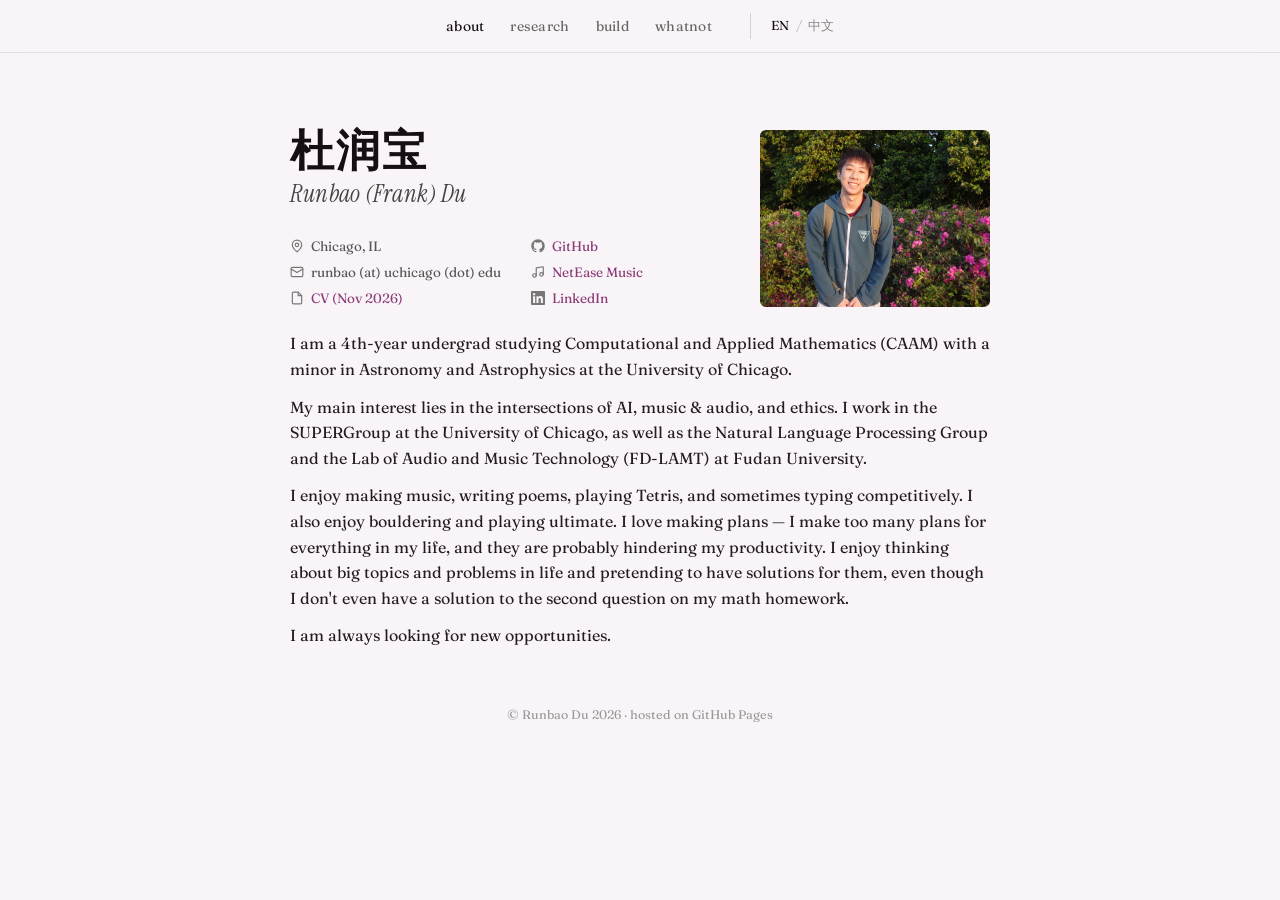
<file: index.html>
<!DOCTYPE html>
<html lang="en">
<head>
    <meta charset="UTF-8">
    <meta name="viewport" content="width=device-width, initial-scale=1.0">
    <title>Runbao (Frank) Du</title>
    <meta name="description" content="Runbao (Frank) Du — undergraduate at UChicago studying CAAM. AI applications, music, and more.">
    <meta property="og:title" content="Runbao (Frank) Du">
    <meta property="og:description" content="UChicago undergrad. AI applications, music, design, and whatnot.">
    <meta property="og:image" content="https://durunbao.com/me.jpg">
    <meta property="og:url" content="https://durunbao.com">
    <link rel="icon" href="favi.jpg" type="image/jpeg">
    <link rel="stylesheet" href="style.css">
    <link rel="preconnect" href="https://fonts.googleapis.com">
    <link rel="preconnect" href="https://fonts.gstatic.com" crossorigin>
    <link href="https://fonts.googleapis.com/css2?family=Fraunces:ital,opsz,wght@0,9..144,300;0,9..144,400;0,9..144,500;0,9..144,600;1,9..144,400&family=Instrument+Serif:ital@0;1&family=JetBrains+Mono:wght@300;400&display=swap" rel="stylesheet">
</head>
<body>
    <nav class="topbar">
        <div class="topbar-inner">
            <ul class="nav-links">
                <li><a href="#about">about</a></li>
                <li><a href="#research">research</a></li>
                <li><a href="#build">build</a></li>
                <li><a href="#whatnot">whatnot</a></li>
                <li class="lang-toggle">
                    <a href="/" class="lang active">EN</a>
                    <span class="lang-divider">/</span>
                    <a href="/zh/" class="lang">中文</a>
                </li>
            </ul>
        </div>
    </nav>

    <main>
        <!-- ABOUT -->
        <section id="about" class="section">
            <div class="hero-row">
                <div class="hero-name">
                    <div class="chinese-name">杜润宝</div>
                    <h1 class="english-name">Runbao (Frank) Du</h1>
                    <div class="contact-grid">
                        <span class="contact-item"><svg viewBox="0 0 24 24" fill="none" stroke="currentColor" stroke-width="2" stroke-linecap="round" stroke-linejoin="round" aria-hidden="true"><path d="M20 10c0 6-8 12-8 12S4 16 4 10a8 8 0 1 1 16 0Z"/><circle cx="12" cy="10" r="3"/></svg>Chicago, IL</span>
                        <a class="contact-item" href="https://github.com/EnormousMush" target="_blank" rel="noopener noreferrer"><svg viewBox="0 0 24 24" fill="currentColor" aria-hidden="true"><path d="M12 .5C5.65.5.5 5.65.5 12c0 5.08 3.29 9.39 7.86 10.91.58.11.79-.25.79-.56 0-.27-.01-1.17-.02-2.12-3.2.7-3.88-1.36-3.88-1.36-.52-1.33-1.28-1.68-1.28-1.68-1.04-.71.08-.7.08-.7 1.15.08 1.76 1.18 1.76 1.18 1.03 1.76 2.69 1.25 3.35.96.1-.75.4-1.25.72-1.54-2.55-.29-5.24-1.28-5.24-5.68 0-1.26.45-2.28 1.18-3.09-.12-.29-.51-1.46.11-3.05 0 0 .96-.31 3.15 1.18a10.9 10.9 0 0 1 5.74 0c2.19-1.49 3.15-1.18 3.15-1.18.62 1.59.23 2.76.11 3.05.73.81 1.18 1.83 1.18 3.09 0 4.41-2.69 5.38-5.26 5.66.41.36.78 1.06.78 2.14 0 1.54-.01 2.78-.01 3.16 0 .3.2.67.8.55A11.51 11.51 0 0 0 23.5 12C23.5 5.65 18.35.5 12 .5Z"/></svg>GitHub</a>
                        <span class="contact-item"><svg viewBox="0 0 24 24" fill="none" stroke="currentColor" stroke-width="2" stroke-linecap="round" stroke-linejoin="round" aria-hidden="true"><rect x="2" y="4" width="20" height="16" rx="2"/><path d="m2 7 10 6L22 7"/></svg>runbao (at) uchicago (dot) edu</span>
                        <a class="contact-item" href="https://163cn.tv/0ukNXIT" target="_blank" rel="noopener noreferrer"><svg viewBox="0 0 24 24" fill="none" stroke="currentColor" stroke-width="2" stroke-linecap="round" stroke-linejoin="round" aria-hidden="true"><circle cx="6" cy="18" r="3"/><circle cx="18" cy="16" r="3"/><path d="M9 18V5l12-2v13"/></svg>NetEase Music</a>
                        <a class="contact-item" href="cv.pdf" target="_blank" rel="noopener noreferrer"><svg viewBox="0 0 24 24" fill="none" stroke="currentColor" stroke-width="2" stroke-linecap="round" stroke-linejoin="round" aria-hidden="true"><path d="M14 2H6a2 2 0 0 0-2 2v16a2 2 0 0 0 2 2h12a2 2 0 0 0 2-2V8z"/><path d="M14 2v6h6"/></svg>CV (Nov 2026)</a>
                        <a class="contact-item" href="https://www.linkedin.com/in/runbao-du" target="_blank" rel="noopener noreferrer"><svg viewBox="0 0 24 24" fill="currentColor" aria-hidden="true"><path d="M20.45 20.45h-3.56v-5.57c0-1.33-.03-3.04-1.85-3.04-1.85 0-2.14 1.45-2.14 2.94v5.67H9.35V9h3.41v1.56h.05c.48-.9 1.64-1.85 3.37-1.85 3.6 0 4.27 2.37 4.27 5.46v6.28ZM5.34 7.43a2.06 2.06 0 1 1 0-4.13 2.06 2.06 0 0 1 0 4.13ZM7.12 20.45H3.56V9h3.56v11.45ZM22.22 0H1.77C.79 0 0 .77 0 1.73v20.54C0 23.23.79 24 1.77 24h20.45c.98 0 1.78-.77 1.78-1.73V1.73C24 .77 23.2 0 22.22 0Z"/></svg>LinkedIn</a>
                    </div>
                </div>
                <div class="hero-photo">
                    <img src="me.jpg" alt="Frank Du">
                </div>
            </div>
        
            <div class="about-text">
                <p>I am a 4th-year undergrad studying Computational and Applied Mathematics (CAAM) with a minor in Astronomy and Astrophysics at the University of Chicago.</p>
                <p>My main interest lies in the intersections of AI, music &amp; audio, and ethics. I work in the SUPERGroup at the University of Chicago, as well as the Natural Language Processing Group and the Lab of Audio and Music Technology (FD-LAMT) at Fudan University.</p>
                <p>I enjoy making music, writing poems, playing Tetris, and sometimes typing competitively. I also enjoy bouldering and playing ultimate. I love making plans — I make too many plans for everything in my life, and they are probably hindering my productivity. I enjoy thinking about big topics and problems in life and pretending to have solutions for them, even though I don't even have a solution to the second question on my math homework.</p>
                <p>I am always looking for new opportunities.</p>
            </div>
        </section>

        <!-- RESEARCH -->
        <section id="research" class="section">
            <h2 class="section-heading">Research</h2>

            <h3 class="group-heading">Manuscripts Under Review</h3>

            <div class="item">
                <p class="citation">A. Row, M. Pickering, <strong>R. Du</strong>, A. Haniph, A. Arunasalam, and B. Ur. &ldquo;The Impact of Value-Laden Persona Descriptions on How LLMs Complete Tasks.&rdquo;</p>
            </div>

            <div class="item">
                <p class="citation"><strong>R. Du</strong>, W. Li, Q. He. &ldquo;IncrementDET: Continual AI-Generated Music Detection via Enrollment.&rdquo; <a class="cite-tag" href="https://arxiv.org/abs/2611.32023" target="_blank" rel="noopener noreferrer">preprint</a></p>
            </div>

            <h3 class="group-heading">Other Research</h3>

            <div class="col-grid">
            <div class="item">
                <h3 class="item-title">A Statistical and Philosophical Analysis of the "Humanness" in Human Music <span class="item-date">ongoing</span></h3>
                <p>Measuring the perceived humanness in human music through audio statistics and human studies.</p>
            </div>

            <div class="item">
                <h3 class="item-title">Open-source Music-generation Model: MuseV2 <span class="item-date">ongoing</span></h3>
                <p>Building a controllable text-to-music generator with <a href="https://nlp.fudan.edu.cn/main.htm" target="_blank" rel="noopener noreferrer">Fudan University's NLP Lab</a>.</p>
            </div>

            <div class="item">
                <h3 class="item-title">UChicago Directed Reading Program <span class="item-date">Oct 2025 &ndash; Jan 2026</span></h3>
                <p>Studied algebraic geometry and elliptic curves; delivered a public talk in January 2026.</p>
                <a href="drp.pdf" target="_blank" rel="noopener noreferrer" class="thumb-link">
                    <img src="drp-slides.png" alt="Title slide: A Premise to the Elliptic Curve Primality Test" class="thumb">
                </a>
                <p><a href="drp.pdf" target="_blank" rel="noopener noreferrer" class="external">Presentation slides &rarr;</a></p>
            </div>
            </div>
        </section>

        <!-- BUILD -->
        <section id="build" class="section">
            <h2 class="section-heading">Build</h2>

            <div class="col-grid">
            <div class="item">
                <h3 class="item-title">brain2 — Constructing, maintaining, and "Agentalizing" knowledge <span class="item-date">Sept 2026 – present</span></h3>
                <p>A tool to manage knowledge through embedding and clustering notes, while agents are assigned to these knowledge bases to interact and exchange ideas. Built and served as team lead at AIx Origin Hack 2026.</p>
                <p><a href="https://modelscope.cn/studios/runbao123/brain2" target="_blank" rel="noopener noreferrer" class="external">ModelScope demo →</a></p>
                <video class="project-video" controls preload="metadata" poster="brain2-poster.jpg" playsinline>
                    <source src="brain2-demo.mp4" type="video/mp4">
                </video>
                <p class="award-line">Selected for the final pitch out of 70+ teams and awarded the ModelScope Open-Source Contribution Award.</p>
            </div>

            <div class="item">
                <h3 class="item-title">Lyra Studio <span class="item-date">Feb 2026 – present</span></h3>
                <p>An audio-to-image generator.</p>
                <a href="https://lyra-studio.onrender.com/" target="_blank" rel="noopener noreferrer" class="thumb-link">
                    <img src="lyra-studio.jpg" alt="Lyra Studio homepage" class="thumb">
                </a>
                <p><a href="https://lyra-studio.onrender.com/" target="_blank" rel="noopener noreferrer" class="external">lyra-studio.onrender.com →</a></p>
                <p style="font-family: 'JetBrains Mono', monospace; font-size: 13px; font-weight: 300;">Please contact Runbao for the invitation code!</p>
            </div>

            <div class="item">
                <h3 class="item-title">Audit Copilot — LLM Agent for Multi-track Audio Dataset<span class="item-date">May 2026 - July 2026</span></h3>
                <p>An LLM agent that automates multi-track dataset QC for <a href="https://faculty.fudan.edu.cn/weilics/zh_CN/zdylm/644067/list/index.htm" target="_blank" rel="noopener noreferrer">Fudan's Lab of Audio and Music Technology</a>.</p>
                <p><a href="https://github.com/nianyucatfish/checker" target="_blank" rel="noopener noreferrer" class="external">Source code &rarr;</a></p>
            </div>

            <div class="item">
                <h3 class="item-title">诗宇 Shiyu — An Interactive 3D Universe for Poetry<span class="item-date">July 2026 – Aug 2026</span></h3>
                <p>Visualization for poetry collections.</p>
                <p><a href="poetry-galaxy/" target="_blank" rel="noopener noreferrer" class="external">Explore the galaxy →</a></p>
                <video class="project-video" controls preload="metadata" poster="shiyu-poster.jpg" playsinline>
                    <source src="shiyu-demo.mp4" type="video/mp4">
                </video>
                <p class="award-line">Award-winning in 2026 WaiTan Hackathon in multiple tracks.</p>
            </div>

            <div class="item">
                <h3 class="item-title">Prezuricle — Multimodal Marketing Platform <span class="item-date">Jan 2024 – May 2024</span></h3>
                <p>A multimodal AI marketing platform co-created with <a href="https://www.linkedin.com/in/%E5%90%AF%E6%B7%B3-%E8%B5%B5-46800621a/" target="_blank" rel="noopener noreferrer">Jason Zhao</a> (USC '27).</p>
                <a href="https://prezuricle.com" target="_blank" rel="noopener noreferrer" class="thumb-link">
                    <img src="prezuricle.jpg" alt="Prezuricle homepage" class="thumb">
                </a>
                <p><a href="https://prezuricle.com" target="_blank" rel="noopener noreferrer" class="external">prezuricle.com →</a></p>
            </div>
            </div>
        </section>

        <!-- WHATNOT -->
        <section id="whatnot" class="section">
            <h2 class="section-heading">Whatnot</h2>

            <div class="wn-cols">
                <div class="link-list">
                    <a href="https://ch.tetr.io/u/mushroomdaddy123" target="_blank" rel="noopener noreferrer">Tetr.io</a>
                    <a href="https://monkeytype.com/profile/Runbao" target="_blank" rel="noopener noreferrer">MonkeyType</a>
                    <a href="https://www.runbaos.com/" target="_blank" rel="noopener noreferrer">My Poems</a>
                </div>

                <div class="link-list">
                    <a href="portfolio.pdf" target="_blank" rel="noopener noreferrer">Design Portfolio</a>
                    <a href="portfolio.pdf" target="_blank" rel="noopener noreferrer" class="thumb-link">
                        <img src="portfolio-cover.jpg" alt="Design portfolio cover, 2022–24" class="thumb">
                    </a>
                </div>
            </div>

            <div class="subsection">
                <h3 class="sub-heading">A table</h3>
                <img src="table.png" alt="A table" style="width:260px; display:block; margin:16px auto 0; transform:rotate(-2deg);">
            </div>
        </section>

        <footer>
            <p>© Runbao Du 2026 · hosted on GitHub Pages</p>
        </footer>
    </main>

    <script src="script.js"></script>
</body>
</html>
</file>
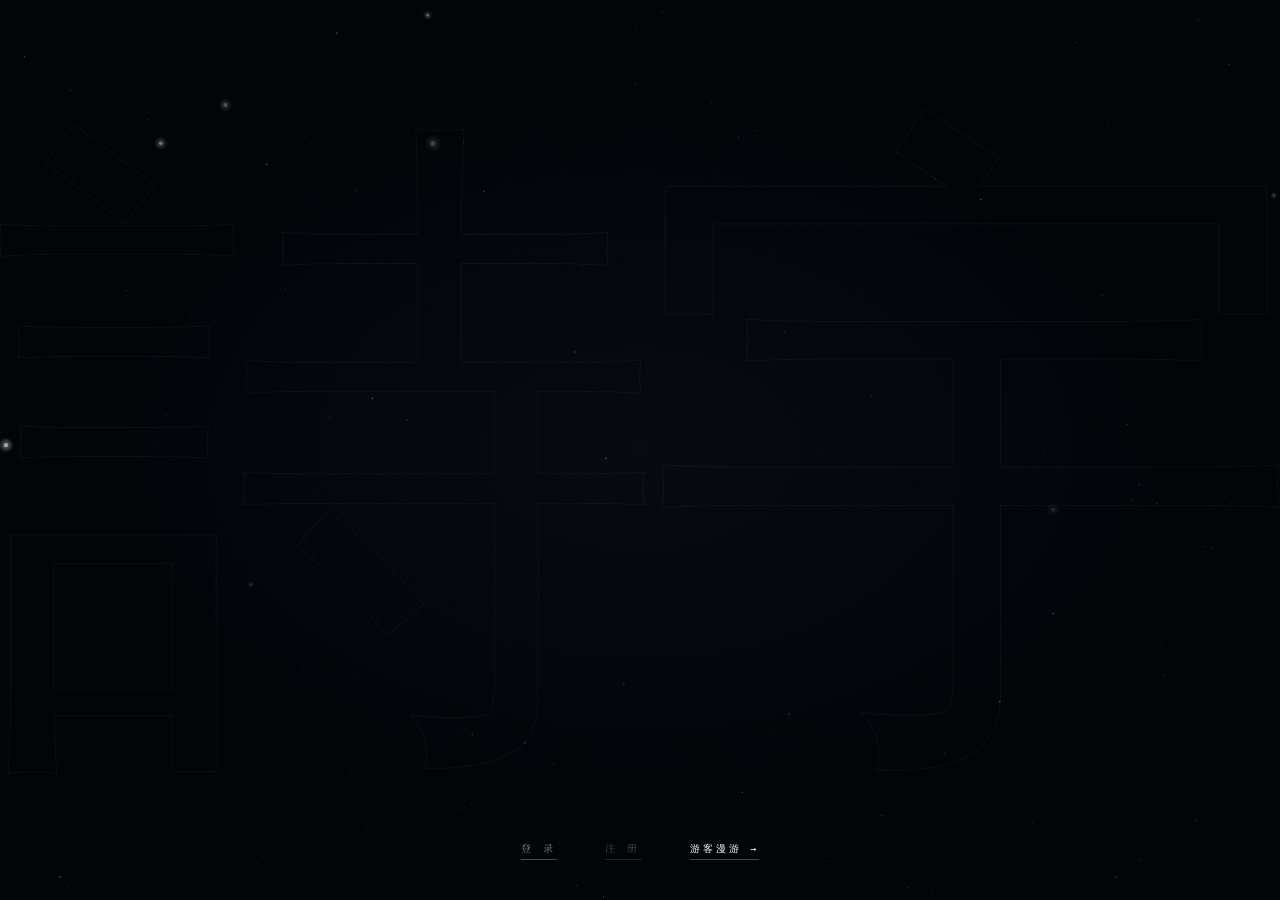
<file: poetry-galaxy/index.html>
<!DOCTYPE html>
<html lang="en">
  <head>
    <meta charset="UTF-8" />
    <link rel="icon" type="image/svg+xml" href="./favicon.png" />
    <title>诗宇 Poetry Galaxy · Demo</title>
    <meta name="description" content="诗宇 / Poetry Galaxy: an interactive 3D poetry universe. Themes are stars, poems are the exoplanets orbiting them." />
    <meta name="viewport" content="width=device-width, initial-scale=1.0" />
    <link rel="preconnect" href="https://fonts.loli.net" />
    <link rel="preconnect" href="https://gstatic.loli.net" crossorigin />
    <!-- 国内镜像 (fonts.loli.net = Google Fonts 反代)，只保留实际用到的字体家族 -->
    <!-- 已移除未使用的 Orbitron / Zhi Mang Xing / Liu Jian Mao Cao -->
    <!-- Ma Shan Zheng 保留（下一步书法字体功能将用到）-->
    <link href="https://fonts.loli.net/css2?family=Share+Tech+Mono&family=Space+Grotesk:wght@300;400;500&family=Noto+Serif+SC:wght@200;300;400&family=Ma+Shan+Zheng&display=swap" rel="stylesheet" />
    <script type="module" crossorigin src="./assets/index-CFMawGaG.js"></script>
    <link rel="stylesheet" crossorigin href="./assets/index-C8pDo4um.css">
  </head>
  <body>
    <div id="root"></div>
  </body>
</html>
</file>
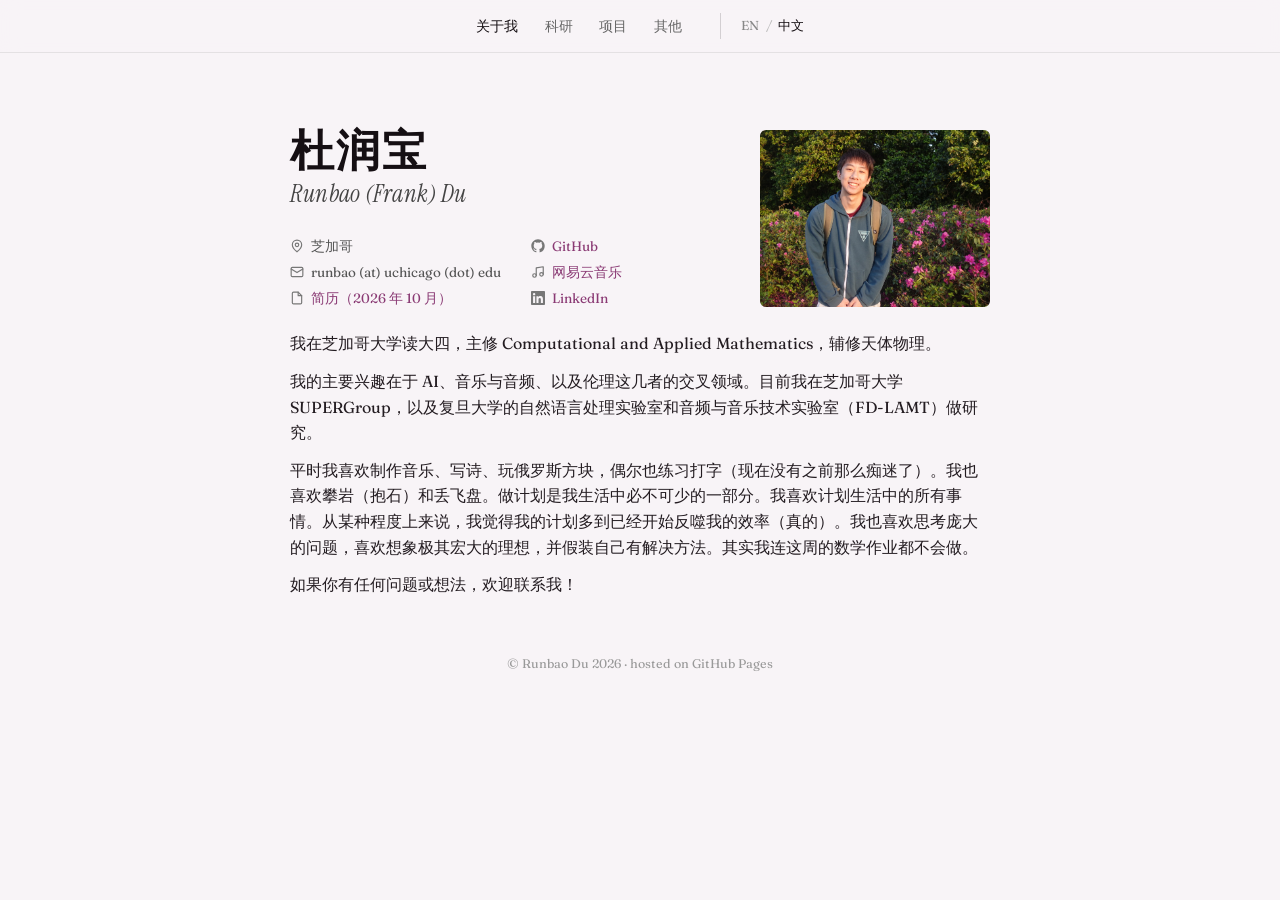
<file: zh/index.html>
<!DOCTYPE html>
<html lang="zh-CN">
<head>
    <meta charset="UTF-8">
    <meta name="viewport" content="width=device-width, initial-scale=1.0">
    <title>Runbao (Frank) Du</title>
    <meta name="description" content="Runbao (Frank) Du — undergraduate at UChicago studying CAAM. AI applications, music, and more.">
    <meta property="og:title" content="Runbao (Frank) Du">
    <meta property="og:description" content="UChicago undergrad. AI applications, music, design, and whatnot.">
    <meta property="og:image" content="https://durunbao.com/me.jpg">
    <meta property="og:url" content="https://durunbao.com/zh/">
    <link rel="icon" href="../favi.jpg" type="image/jpeg">
    <link rel="stylesheet" href="../style.css">
    <link rel="preconnect" href="https://fonts.googleapis.com">
    <link rel="preconnect" href="https://fonts.gstatic.com" crossorigin>
    <link href="https://fonts.googleapis.com/css2?family=Fraunces:ital,opsz,wght@0,9..144,300;0,9..144,400;0,9..144,500;0,9..144,600;1,9..144,400&family=Instrument+Serif:ital@0;1&family=JetBrains+Mono:wght@300;400&family=Noto+Serif+SC:wght@400;500;600&family=Noto+Sans+SC:wght@300;400;500&display=swap" rel="stylesheet">
</head>
<body class="zh">
    <nav class="topbar">
        <div class="topbar-inner">
            <ul class="nav-links">
                <li><a href="#about">关于我</a></li>
                <li><a href="#research">科研</a></li>
                <li><a href="#build">项目</a></li>
                <li><a href="#whatnot">其他</a></li>
                <li class="lang-toggle">
                    <a href="/" class="lang">EN</a>
                    <span class="lang-divider">/</span>
                    <a href="/zh/" class="lang active">中文</a>
                </li>
            </ul>
        </div>
    </nav>

    <main>
        <!-- 关于我 -->
        <section id="about" class="section">
            <div class="hero-row">
                <div class="hero-name">
                    <div class="chinese-name">杜润宝</div>
                    <h1 class="english-name">Runbao (Frank) Du</h1>
                    <div class="contact-grid">
                        <span class="contact-item"><svg viewBox="0 0 24 24" fill="none" stroke="currentColor" stroke-width="2" stroke-linecap="round" stroke-linejoin="round" aria-hidden="true"><path d="M20 10c0 6-8 12-8 12S4 16 4 10a8 8 0 1 1 16 0Z"/><circle cx="12" cy="10" r="3"/></svg>芝加哥</span>
                        <a class="contact-item" href="https://github.com/EnormousMush" target="_blank" rel="noopener noreferrer"><svg viewBox="0 0 24 24" fill="currentColor" aria-hidden="true"><path d="M12 .5C5.65.5.5 5.65.5 12c0 5.08 3.29 9.39 7.86 10.91.58.11.79-.25.79-.56 0-.27-.01-1.17-.02-2.12-3.2.7-3.88-1.36-3.88-1.36-.52-1.33-1.28-1.68-1.28-1.68-1.04-.71.08-.7.08-.7 1.15.08 1.76 1.18 1.76 1.18 1.03 1.76 2.69 1.25 3.35.96.1-.75.4-1.25.72-1.54-2.55-.29-5.24-1.28-5.24-5.68 0-1.26.45-2.28 1.18-3.09-.12-.29-.51-1.46.11-3.05 0 0 .96-.31 3.15 1.18a10.9 10.9 0 0 1 5.74 0c2.19-1.49 3.15-1.18 3.15-1.18.62 1.59.23 2.76.11 3.05.73.81 1.18 1.83 1.18 3.09 0 4.41-2.69 5.38-5.26 5.66.41.36.78 1.06.78 2.14 0 1.54-.01 2.78-.01 3.16 0 .3.2.67.8.55A11.51 11.51 0 0 0 23.5 12C23.5 5.65 18.35.5 12 .5Z"/></svg>GitHub</a>
                        <span class="contact-item"><svg viewBox="0 0 24 24" fill="none" stroke="currentColor" stroke-width="2" stroke-linecap="round" stroke-linejoin="round" aria-hidden="true"><rect x="2" y="4" width="20" height="16" rx="2"/><path d="m2 7 10 6L22 7"/></svg>runbao (at) uchicago (dot) edu</span>
                        <a class="contact-item" href="https://163cn.tv/0ukNXIT" target="_blank" rel="noopener noreferrer"><svg viewBox="0 0 24 24" fill="none" stroke="currentColor" stroke-width="2" stroke-linecap="round" stroke-linejoin="round" aria-hidden="true"><circle cx="6" cy="18" r="3"/><circle cx="18" cy="16" r="3"/><path d="M9 18V5l12-2v13"/></svg>网易云音乐</a>
                        <a class="contact-item" href="../cv-zh.pdf" target="_blank" rel="noopener noreferrer"><svg viewBox="0 0 24 24" fill="none" stroke="currentColor" stroke-width="2" stroke-linecap="round" stroke-linejoin="round" aria-hidden="true"><path d="M14 2H6a2 2 0 0 0-2 2v16a2 2 0 0 0 2 2h12a2 2 0 0 0 2-2V8z"/><path d="M14 2v6h6"/></svg>简历（2026 年 10 月）</a>
                        <a class="contact-item" href="https://www.linkedin.com/in/runbao-du" target="_blank" rel="noopener noreferrer"><svg viewBox="0 0 24 24" fill="currentColor" aria-hidden="true"><path d="M20.45 20.45h-3.56v-5.57c0-1.33-.03-3.04-1.85-3.04-1.85 0-2.14 1.45-2.14 2.94v5.67H9.35V9h3.41v1.56h.05c.48-.9 1.64-1.85 3.37-1.85 3.6 0 4.27 2.37 4.27 5.46v6.28ZM5.34 7.43a2.06 2.06 0 1 1 0-4.13 2.06 2.06 0 0 1 0 4.13ZM7.12 20.45H3.56V9h3.56v11.45ZM22.22 0H1.77C.79 0 0 .77 0 1.73v20.54C0 23.23.79 24 1.77 24h20.45c.98 0 1.78-.77 1.78-1.73V1.73C24 .77 23.2 0 22.22 0Z"/></svg>LinkedIn</a>
                    </div>
                </div>
                <div class="hero-photo">
                    <img src="../me.jpg" alt="Frank Du">
                </div>
            </div>

            <div class="about-text">
                <p>我在芝加哥大学读大四，主修 Computational and Applied Mathematics，辅修天体物理。</p>
                <p>我的主要兴趣在于 AI、音乐与音频、以及伦理这几者的交叉领域。目前我在芝加哥大学 SUPERGroup，以及复旦大学的自然语言处理实验室和音频与音乐技术实验室（FD-LAMT）做研究。</p>
                <p>平时我喜欢制作音乐、写诗、玩俄罗斯方块，偶尔也练习打字（现在没有之前那么痴迷了）。我也喜欢攀岩（抱石）和丢飞盘。做计划是我生活中必不可少的一部分。我喜欢计划生活中的所有事情。从某种程度上来说，我觉得我的计划多到已经开始反噬我的效率（真的）。我也喜欢思考庞大的问题，喜欢想象极其宏大的理想，并假装自己有解决方法。其实我连这周的数学作业都不会做。</p>
                <p>如果你有任何问题或想法，欢迎联系我！</p>
            </div>
        </section>

        <!-- 科研 -->
        <section id="research" class="section">
            <h2 class="section-heading">科研</h2>

            <h3 class="group-heading">审稿中</h3>

            <div class="item">
                <p class="citation">A. Row, M. Pickering, <strong>R. Du</strong>, A. Haniph, A. Arunasalam, and B. Ur. &ldquo;The Impact of Value-Laden Persona Descriptions on How LLMs Complete Tasks.&rdquo;</p>
            </div>

            <div class="item">
                <p class="citation"><strong>R. Du</strong>, W. Li, Q. He. &ldquo;IncrementDET: Continual AI-Generated Music Detection via Enrollment.&rdquo; <a class="cite-tag" href="https://arxiv.org/abs/2611.32023" target="_blank" rel="noopener noreferrer">preprint</a></p>
            </div>

            <h3 class="group-heading">其他研究</h3>

            <div class="col-grid">
            <div class="item">
                <h3 class="item-title">人类音乐中“人类特质”的统计与哲学分析 <span class="item-date">正在进行</span></h3>
                <p>通过音频统计分析与人类研究，衡量人类创作音乐中可感知的“人性化”程度。</p>
            </div>

            <div class="item">
                <h3 class="item-title">开源音乐生成模型：MuseV2 <span class="item-date">正在进行</span></h3>
                <p>与<a href="https://nlp.fudan.edu.cn/main.htm" target="_blank" rel="noopener noreferrer">复旦大学自然语言处理实验室</a>从零搭建可控的文本生成音乐大模型。</p>
            </div>

            <div class="item">
                <h3 class="item-title">芝加哥大学数学导读项目 <span class="item-date">2025 年 10 月 &ndash; 2026 年 1 月</span></h3>
                <p>学习代数几何和椭圆曲线，并于 2026 年 1 月公开报告。</p>
                <a href="../drp.pdf" target="_blank" rel="noopener noreferrer" class="thumb-link">
                    <img src="../drp-slides.png" alt="报告标题页：A Premise to the Elliptic Curve Primality Test" class="thumb">
                </a>
                <p><a href="../drp.pdf" target="_blank" rel="noopener noreferrer" class="external">报告幻灯片 &rarr;</a></p>
            </div>
            </div>
        </section>

        <!-- 项目 -->
        <section id="build" class="section">
            <h2 class="section-heading">项目</h2>

            <div class="col-grid">
            <div class="item">
                <h3 class="item-title">brain2 — 构建、维护并智能体化知识 <span class="item-date">2026 年 9 月 – 至今</span></h3>
                <p>一款管理笔记与知识的工具，为各知识库配备智能体，使其能够相互交流、交换想法。在 AIx Origin Hack 2026 黑客松中带领团队开发了该工具。</p>
                <p><a href="https://modelscope.cn/studios/runbao123/brain2" target="_blank" rel="noopener noreferrer" class="external">ModelScope 演示 →</a></p>
                <video class="project-video" controls preload="metadata" poster="../brain2-poster.jpg" playsinline>
                    <source src="../brain2-demo.mp4" type="video/mp4">
                </video>
                <p class="award-line">从 70 余支队伍中入选 17 强现场路演，并获得 ModelScope 开源贡献奖。</p>
            </div>

            <div class="item">
                <h3 class="item-title">Lyra Studio <span class="item-date">2026 年 2 月 – 至今</span></h3>
                <p>音频到图像生成器。</p>
                <a href="https://lyra-studio.onrender.com/" target="_blank" rel="noopener noreferrer" class="thumb-link">
                    <img src="../lyra-studio.jpg" alt="Lyra Studio 首页" class="thumb">
                </a>
                <p><a href="https://lyra-studio.onrender.com/" target="_blank" rel="noopener noreferrer" class="external">lyra-studio.onrender.com →</a></p>
                <p style="font-family: 'JetBrains Mono', monospace; font-size: 13px; font-weight: 300;">如需邀请码，请联系润宝。</p>
            </div>

            <div class="item">
                <h3 class="item-title">Audit Copilot — 面向多轨音频数据集的 LLM 智能体 <span class="item-date">2026 年 5 月 – 2026 年 7 月</span></h3>
                <p>为<a href="https://faculty.fudan.edu.cn/weilics/zh_CN/zdylm/644067/list/index.htm" target="_blank" rel="noopener noreferrer">复旦音频与音乐技术实验室</a>搭建自动化多轨数据集质检的 LLM 智能体。</p>
                <p><a href="https://github.com/nianyucatfish/checker" target="_blank" rel="noopener noreferrer" class="external">源代码 &rarr;</a></p>
            </div>

            <div class="item">
                <h3 class="item-title">诗宇 Shiyu — 一个可交互的三维诗歌宇宙 <span class="item-date">2026 年 7 月 – 2026 年 8 月</span></h3>
                <p>诗集可视化。</p>
                <p><a href="../poetry-galaxy/" target="_blank" rel="noopener noreferrer" class="external">探索星系 →</a></p>
                <video class="project-video" controls preload="metadata" poster="../shiyu-poster.jpg" playsinline>
                    <source src="../shiyu-demo.mp4" type="video/mp4">
                </video>
                <p class="award-line">2026 外滩黑客松多个赛道获奖。</p>
            </div>

            <div class="item">
                <h3 class="item-title">Prezuricle — 市场宣传工具 <span class="item-date">2024 年 1 月 – 2024 年 5 月</span></h3>
                <p>与 <a href="https://www.linkedin.com/in/%E5%90%AF%E6%B7%B3-%E8%B5%B5-46800621a/" target="_blank" rel="noopener noreferrer">Jason Zhao</a> (USC '27) 共建的多模态 AI 营销平台。</p>
                <a href="https://prezuricle.com" target="_blank" rel="noopener noreferrer" class="thumb-link">
                    <img src="../prezuricle.jpg" alt="Prezuricle 首页" class="thumb">
                </a>
                <p><a href="https://prezuricle.com" target="_blank" rel="noopener noreferrer" class="external">prezuricle.com →</a></p>
            </div>
            </div>
        </section>

        <!-- 其他 -->
        <section id="whatnot" class="section">
            <h2 class="section-heading">其他</h2>

            <div class="wn-cols">
                <div class="link-list">
                    <a href="https://ch.tetr.io/u/mushroomdaddy123" target="_blank" rel="noopener noreferrer">Tetr.io</a>
                    <a href="https://monkeytype.com/profile/Runbao" target="_blank" rel="noopener noreferrer">MonkeyType</a>
                    <a href="https://www.runbaos.com/" target="_blank" rel="noopener noreferrer">我的诗</a>
                </div>

                <div class="link-list">
                    <a href="../portfolio.pdf" target="_blank" rel="noopener noreferrer">视觉作品集 2022-2024</a>
                    <a href="../portfolio.pdf" target="_blank" rel="noopener noreferrer" class="thumb-link">
                        <img src="../portfolio-cover.jpg" alt="视觉作品集封面 2022–24" class="thumb">
                    </a>
                </div>
            </div>

            <div class="subsection">
                <h3 class="sub-heading">一张桌子</h3>
                <img src="../table.png" alt="A table" style="width:260px; display:block; margin:16px auto 0; transform:rotate(-2deg);">
            </div>
        </section>

        <footer>
            <p>© Runbao Du 2026 · hosted on GitHub Pages</p>
        </footer>
    </main>

    <script src="../script.js"></script>
</body>
</html>
</file>
<file: style.css>
/* ---------- Reset & base ---------- */
* {
    box-sizing: border-box;
    margin: 0;
    padding: 0;
}

html {
    scroll-behavior: smooth;
    scroll-padding-top: 72px;
}

body {
    font-family: 'Fraunces', Georgia, serif;
    font-weight: 400;
    background: #f8f4f7;
    color: #231c21;
    line-height: 1.6;
    font-size: 16px;
    -webkit-font-smoothing: antialiased;
    -moz-osx-font-smoothing: grayscale;
}

a {
    color: #8a3a74;
    text-decoration: none;
    border-bottom: 1px solid rgba(138, 58, 116, 0.25);
    transition: color 0.2s ease, border-color 0.2s ease;
}

a:hover {
    color: #662a56;
    border-color: #662a56;
}

em {
    font-style: italic;
}

/* ---------- Top nav ---------- */
.topbar {
    position: fixed;
    top: 0;
    left: 0;
    right: 0;
    background: rgba(248, 244, 247, 0.92);
    backdrop-filter: blur(10px);
    -webkit-backdrop-filter: blur(10px);
    border-bottom: 1px solid rgba(0, 0, 0, 0.08);
    z-index: 100;
}

.topbar-inner {
    max-width: 960px;
    margin: 0 auto;
    padding: 13px 40px;
    display: flex;
    justify-content: center;
    align-items: center;
}

.nav-links {
    list-style: none;
    display: flex;
    gap: 26px;
}

.nav-links a {
    font-family: 'Fraunces', serif;
    font-size: 14px;
    font-weight: 400;
    color: #666666;
    border: none;
    letter-spacing: 0.02em;
}

.nav-links a:hover {
    color: #150f13;
}

.lang-toggle {
    display: flex;
    align-items: center;
    gap: 6px;
    margin-left: 12px;
    padding-left: 20px;
    border-left: 1px solid rgba(0, 0, 0, 0.15);
}

.lang-toggle .lang {
    font-family: 'Fraunces', serif;
    font-size: 13px;
    color: #888888;
    border: none;
    letter-spacing: 0.02em;
}

.lang-toggle .lang.active {
    color: #150f13;
}

.lang-toggle .lang:hover {
    color: #150f13;
}

.lang-divider {
    color: #bbbbbb;
    font-size: 13px;
}

/* ---------- Main layout ---------- */
main {
    max-width: 960px;
    margin: 0 auto;
    padding: 104px 40px 48px;
}

.section {
    padding: 44px 0;
    border-bottom: 1px solid rgba(0, 0, 0, 0.08);
}

.section:last-of-type {
    border-bottom: none;
}

/* ---------- Tabbed sections ---------- */
body.tabbed .section {
    display: none;
    border-bottom: none;
    padding: 26px 0 8px;
}

body.tabbed .section.active {
    display: block;
}

.nav-links a.active-tab {
    color: #150f13;
}

/* ---------- Section headings ---------- */
.section-heading {
    font-family: 'Instrument Serif', serif;
    font-size: 30px;
    font-weight: 400;
    color: #150f13;
    margin-bottom: 20px;
    letter-spacing: -0.01em;
}

.sub-heading {
    font-family: 'Instrument Serif', serif;
    font-size: 23px;
    font-weight: 400;
    color: #150f13;
    margin: 0 0 16px;
    letter-spacing: -0.005em;
}

/* ---------- Research group headings & citations ---------- */
.group-heading {
    font-family: 'Instrument Serif', serif;
    font-size: 21px;
    font-weight: 400;
    color: #150f13;
    letter-spacing: -0.005em;
    margin: 0 0 18px;
}

.item + .group-heading {
    margin-top: 30px;
}

.citation {
    font-size: 15px;
    line-height: 1.6;
    max-width: 780px;
    color: #333333;
    margin-bottom: 8px;
}

.citation strong {
    font-weight: 600;
    color: #150f13;
}

/* ---------- Citation tags (preprint / code ...) ---------- */
.cite-tag {
    display: inline-block;
    font-family: 'JetBrains Mono', monospace;
    font-size: 11px;
    font-weight: 400;
    line-height: 1;
    padding: 3px 8px;
    margin-left: 7px;
    border: 1px solid rgba(138, 58, 116, 0.35);
    border-radius: 4px;
    color: #8a3a74;
    vertical-align: 2px;
}

.cite-tag:hover {
    background: rgba(138, 58, 116, 0.08);
    border-color: #8a3a74;
    color: #662a56;
}

/* ---------- About ---------- */
.hero-row {
    display: grid;
    grid-template-columns: 1fr 230px;
    gap: 36px;
    align-items: stretch;
    max-width: 700px;
    margin-bottom: 24px;
}

.hero-name {
    display: flex;
    flex-direction: column;
    align-items: flex-start;
}

.chinese-name {
    font-family: 'Songti SC', 'STSong', SimSun, serif;
    font-size: 44px;
    font-weight: 700;
    color: #150f13;
    margin-bottom: 6px;
    letter-spacing: 0.04em;
    line-height: 1;
}

.english-name {
    font-family: 'Instrument Serif', serif;
    font-size: 24px;
    font-weight: 400;
    font-style: italic;
    color: #444444;
    letter-spacing: 0.01em;
    line-height: 1.2;
    margin-bottom: 14px;
}

.contact-line {
    margin-top: 20px !important;
    font-size: 15px;
    color: #555555;
}

.contact-line .label {
    font-family: 'Instrument Serif', serif;
    font-style: italic;
    color: #888888;
}

.hero-photo img {
    width: 100%;
    height: 100%;
    object-fit: cover;
    object-position: center 30%;
    border-radius: 6px;
    display: block;
}

.about-text {
    max-width: 700px;
}

#about .hero-row,
#about .about-text {
    margin-left: auto;
    margin-right: auto;
}

.about-text p {
    margin-bottom: 12px;
}

.about-text p:last-child {
    margin-bottom: 0;
}

/* ---------- Two-column grid & cards ---------- */
.col-grid {
    columns: 2;
    column-gap: 20px;
}

.col-grid > * {
    border: 1px solid rgba(0, 0, 0, 0.09);
    border-radius: 8px;
    padding: 18px 18px 16px;
    margin: 0 0 20px;
    background: #fffdfe;
    break-inside: avoid;
    -webkit-column-break-inside: avoid;
}

.col-grid .item,
.col-grid .subsection {
    margin-bottom: 0;
}

/* ---------- Contact grid (hero) ---------- */
.contact-grid {
    display: grid;
    grid-template-columns: repeat(2, max-content);
    gap: 7px 30px;
    margin-top: 14px;
}

.contact-item {
    display: flex;
    align-items: center;
    gap: 7px;
    font-size: 13.5px;
    color: #555555;
    border: none;
    line-height: 1.4;
}

a.contact-item {
    color: #8a3a74;
}

a.contact-item:hover {
    color: #662a56;
    border: none;
}

.contact-item svg {
    width: 14px;
    height: 14px;
    flex-shrink: 0;
    color: #777777;
}

/* ---------- Item cards (Research, Build) ---------- */
.item {
    margin-bottom: 20px;
}

.item:last-child {
    margin-bottom: 0;
}

.item-title {
    font-family: 'Instrument Serif', serif;
    font-size: 18px;
    font-weight: 400;
    color: #150f13;
    margin-bottom: 6px;
    letter-spacing: 0;
}

.item-date {
    font-family: 'Fraunces', serif;
    font-style: italic;
    font-size: 13px;
    color: #999999;
    font-weight: 400;
    margin-left: 8px;
}

.item p {
    margin-bottom: 6px;
}

.external {
    font-family: 'Fraunces', serif;
    font-size: 14px;
}

/* ---------- Project video ---------- */
.project-video {
    display: block;
    width: 100%;
    max-width: 420px;
    margin: 12px 0;
    border-radius: 6px;
    background: #efe7ec;
    border: 1px solid rgba(0, 0, 0, 0.1);
}

/* ---------- Clickable preview thumbnails ---------- */
.thumb-link {
    display: block;
    max-width: 420px;
    border: none;
    margin: 12px 0;
    line-height: 0;
}

.thumb-link:hover {
    border: none;
}

.thumb {
    display: block;
    width: 100%;
    height: auto;
    border-radius: 6px;
    background: #efe7ec;
    border: 1px solid rgba(0, 0, 0, 0.1);
    transition: opacity 0.2s ease, border-color 0.2s ease;
}

.thumb-link:hover .thumb {
    opacity: 0.9;
    border-color: rgba(0, 0, 0, 0.3);
}

/* ---------- Award line ---------- */
.award-line {
    display: inline-block;
    font-family: 'Fraunces', Georgia, serif;
    font-style: normal;
    font-size: 12.5px;
    line-height: 1.5;
    color: #8a6a1c;
    background: rgba(176, 138, 50, 0.08);
    border: 1px solid rgba(176, 138, 50, 0.28);
    border-radius: 999px;
    padding: 4px 12px;
    margin-top: 8px;
}

/* ---------- Whatnot top columns ---------- */
.wn-cols {
    display: grid;
    grid-template-columns: 1fr 1fr;
    gap: 28px;
    align-items: start;
    margin-bottom: 36px;
}

.wn-cols .link-list {
    margin-bottom: 0;
}

.wn-cols .thumb-link {
    margin: 14px 0 0;
}

.link-list a.thumb-link,
.link-list a.thumb-link:hover {
    border-bottom: none;
    padding-bottom: 0;
}

/* ---------- Whatnot links ---------- */
.link-list {
    display: flex;
    flex-direction: column;
    gap: 10px;
    margin-bottom: 36px;
}

.link-list a {
    font-family: 'Instrument Serif', serif;
    font-size: 21px;
    color: #150f13;
    border-bottom: 1px solid rgba(0, 0, 0, 0.2);
    padding-bottom: 2px;
    width: fit-content;
}

.link-list a:hover {
    color: #8a3a74;
    border-color: #8a3a74;
}

.subsection {
    margin-bottom: 36px;
}

.subsection:last-child {
    margin-bottom: 0;
}

.subsection p {
    margin-bottom: 12px;
}

/* ---------- Footer ---------- */
footer {
    text-align: center;
    padding: 48px 0 18px;
    color: #999999;
    font-size: 12.5px;
}

footer p {
    margin: 0;
}

/* ---------- Responsive ---------- */
@media (max-width: 700px) {
    .col-grid {
        columns: 1;
    }

    .wn-cols {
        grid-template-columns: 1fr;
    }

    .contact-grid {
        grid-template-columns: max-content;
        gap: 6px 0;
        justify-content: center;
    }

    main {
        padding: 92px 24px 36px;
    }

    .topbar-inner {
        padding: 12px 24px;
    }

    .nav-links {
        gap: 16px;
    }

    .nav-links a {
        font-size: 13px;
    }


    .chinese-name {
        font-size: 44px;
    }

    .english-name {
        font-size: 22px;
    }

    .section-heading {
        font-size: 29px;
    }

    .hero-row {
        grid-template-columns: 1fr;
        text-align: center;
    }

    .hero-name {
        align-items: center;
    }

    .hero-photo {
        max-width: 240px;
        margin: 0 auto;
    }

    .hero-photo img {
        height: auto;
    }
}

@media (max-width: 480px) {
    .topbar-inner {
        padding: 11px 14px;
    }

    .nav-links {
        gap: 9px;
    }

    .nav-links a {
        font-size: 12px;
    }


    .lang-toggle {
        margin-left: 2px;
        padding-left: 9px;
        gap: 4px;
    }
}
</file>
<file: poetry-galaxy/assets/index-C8pDo4um.css>
*,:before,:after,::backdrop{--tw-border-spacing-x:0;--tw-border-spacing-y:0;--tw-translate-x:0;--tw-translate-y:0;--tw-rotate:0;--tw-skew-x:0;--tw-skew-y:0;--tw-scale-x:1;--tw-scale-y:1;--tw-pan-x: ;--tw-pan-y: ;--tw-pinch-zoom: ;--tw-scroll-snap-strictness:proximity;--tw-gradient-from-position: ;--tw-gradient-via-position: ;--tw-gradient-to-position: ;--tw-ordinal: ;--tw-slashed-zero: ;--tw-numeric-figure: ;--tw-numeric-spacing: ;--tw-numeric-fraction: ;--tw-ring-inset: ;--tw-ring-offset-width:0px;--tw-ring-offset-color:#fff;--tw-ring-color:#3b82f680;--tw-ring-offset-shadow:0 0 #0000;--tw-ring-shadow:0 0 #0000;--tw-shadow:0 0 #0000;--tw-shadow-colored:0 0 #0000;--tw-blur: ;--tw-brightness: ;--tw-contrast: ;--tw-grayscale: ;--tw-hue-rotate: ;--tw-invert: ;--tw-saturate: ;--tw-sepia: ;--tw-drop-shadow: ;--tw-backdrop-blur: ;--tw-backdrop-brightness: ;--tw-backdrop-contrast: ;--tw-backdrop-grayscale: ;--tw-backdrop-hue-rotate: ;--tw-backdrop-invert: ;--tw-backdrop-opacity: ;--tw-backdrop-saturate: ;--tw-backdrop-sepia: ;--tw-contain-size: ;--tw-contain-layout: ;--tw-contain-paint: ;--tw-contain-style: }*,:before,:after{box-sizing:border-box;border:0 solid #e5e7eb}:before,:after{--tw-content:""}html,:host{-webkit-text-size-adjust:100%;tab-size:4;font-feature-settings:normal;font-variation-settings:normal;-webkit-tap-highlight-color:transparent;font-family:ui-sans-serif,system-ui,sans-serif,Apple Color Emoji,Segoe UI Emoji,Segoe UI Symbol,Noto Color Emoji;line-height:1.5}body{line-height:inherit;margin:0}hr{height:0;color:inherit;border-top-width:1px}abbr:where([title]){-webkit-text-decoration:underline dotted;text-decoration:underline dotted}h1,h2,h3,h4,h5,h6{font-size:inherit;font-weight:inherit}a{color:inherit;-webkit-text-decoration:inherit;text-decoration:inherit}b,strong{font-weight:bolder}code,kbd,samp,pre{font-feature-settings:normal;font-variation-settings:normal;font-family:ui-monospace,SFMono-Regular,Menlo,Monaco,Consolas,Liberation Mono,Courier New,monospace;font-size:1em}small{font-size:80%}sub,sup{vertical-align:baseline;font-size:75%;line-height:0;position:relative}sub{bottom:-.25em}sup{top:-.5em}table{text-indent:0;border-color:inherit;border-collapse:collapse}button,input,optgroup,select,textarea{font-feature-settings:inherit;font-variation-settings:inherit;font-family:inherit;font-size:100%;font-weight:inherit;line-height:inherit;letter-spacing:inherit;color:inherit;margin:0;padding:0}button,select{text-transform:none}button,input:where([type=button]),input:where([type=reset]),input:where([type=submit]){-webkit-appearance:button;background-color:#0000;background-image:none}:-moz-focusring{outline:auto}:-moz-ui-invalid{box-shadow:none}progress{vertical-align:baseline}::-webkit-inner-spin-button{height:auto}::-webkit-outer-spin-button{height:auto}[type=search]{-webkit-appearance:textfield;outline-offset:-2px}::-webkit-search-decoration{-webkit-appearance:none}::-webkit-file-upload-button{-webkit-appearance:button;font:inherit}summary{display:list-item}blockquote,dl,dd,h1,h2,h3,h4,h5,h6,hr,figure,p,pre{margin:0}fieldset{margin:0;padding:0}legend{padding:0}ol,ul,menu{margin:0;padding:0;list-style:none}dialog{padding:0}textarea{resize:vertical}input::-moz-placeholder{opacity:1;color:#9ca3af}textarea::-moz-placeholder{opacity:1;color:#9ca3af}input::placeholder,textarea::placeholder{opacity:1;color:#9ca3af}button,[role=button]{cursor:pointer}:disabled{cursor:default}img,svg,video,canvas,audio,iframe,embed,object{vertical-align:middle;display:block}img,video{max-width:100%;height:auto}[hidden]:where(:not([hidden=until-found])){display:none}:root{--radius:.5rem;--background:223 38% 7%;--foreground:220 13% 91%;--card:222 47% 11%;--card-foreground:220 13% 91%;--popover:222 47% 11%;--popover-foreground:220 13% 91%;--primary:46 65% 52%;--primary-foreground:223 38% 7%;--secondary:215 28% 17%;--secondary-foreground:220 13% 91%;--muted:222 47% 11%;--muted-foreground:218 11% 65%;--accent:46 65% 52%;--accent-foreground:223 38% 7%;--destructive:0 62.8% 30.6%;--border:215 28% 17%;--input:215 28% 17%;--ring:46 65% 52%;--chart-1:46 65% 52%;--chart-2:220 13% 91%;--chart-3:218 11% 65%;--chart-4:215 28% 17%;--chart-5:222 47% 11%;--sidebar-background:223 38% 7%;--sidebar-foreground:220 13% 91%;--sidebar-primary:46 65% 52%;--sidebar-primary-foreground:223 38% 7%;--sidebar-accent:215 28% 17%;--sidebar-accent-foreground:220 13% 91%;--sidebar-border:215 28% 17%;--sidebar-ring:46 65% 52%;--destructive-foreground:220 13% 91%}*{border-color:hsl(var(--border))}html{font-family:Montserrat Variable,PingFang SC,Microsoft YaHei,sans-serif}body{background-color:hsl(var(--background));color:hsl(var(--foreground))}.sr-only{clip:rect(0, 0, 0, 0);white-space:nowrap;border-width:0;width:1px;height:1px;margin:-1px;padding:0;position:absolute;overflow:hidden}.pointer-events-none{pointer-events:none}.pointer-events-auto{pointer-events:auto}.visible{visibility:visible}.invisible{visibility:hidden}.static{position:static}.fixed{position:fixed}.absolute{position:absolute}.relative{position:relative}.inset-0{inset:0}.inset-x-0{left:0;right:0}.inset-y-0{top:0;bottom:0}.-bottom-12{bottom:-3rem}.-left-12{left:-3rem}.-right-1{right:-.25rem}.-right-12{right:-3rem}.-top-1{top:-.25rem}.-top-12{top:-3rem}.bottom-0{bottom:0}.bottom-10{bottom:2.5rem}.bottom-2{bottom:.5rem}.bottom-20{bottom:5rem}.bottom-4{bottom:1rem}.bottom-6{bottom:1.5rem}.bottom-8{bottom:2rem}.left-0{left:0}.left-1\/2{left:50%}.left-2{left:.5rem}.left-4{left:1rem}.left-6{left:1.5rem}.left-\[50\%\]{left:50%}.right-0{right:0}.right-1{right:.25rem}.right-2{right:.5rem}.right-3{right:.75rem}.right-4{right:1rem}.top-0{top:0}.top-1\.5{top:.375rem}.top-1\/2{top:50%}.top-11{top:2.75rem}.top-3\.5{top:.875rem}.top-4{top:1rem}.top-6{top:1.5rem}.top-8{top:2rem}.top-\[1px\]{top:1px}.top-\[50\%\]{top:50%}.top-\[60\%\]{top:60%}.top-full{top:100%}.isolate{isolation:isolate}.z-0{z-index:0}.z-10{z-index:10}.z-20{z-index:20}.z-30{z-index:30}.z-40{z-index:40}.z-50{z-index:50}.z-\[150\]{z-index:150}.z-\[190\]{z-index:190}.z-\[1\]{z-index:1}.z-\[200\]{z-index:200}.z-\[44\]{z-index:44}.z-\[45\]{z-index:45}.z-\[55\]{z-index:55}.z-\[60\]{z-index:60}.-mx-1{margin-left:-.25rem;margin-right:-.25rem}.mx-0\.5{margin-left:.125rem;margin-right:.125rem}.mx-2{margin-left:.5rem;margin-right:.5rem}.mx-3\.5{margin-left:.875rem;margin-right:.875rem}.mx-auto{margin-left:auto;margin-right:auto}.my-0\.5{margin-top:.125rem;margin-bottom:.125rem}.my-1{margin-top:.25rem;margin-bottom:.25rem}.my-4{margin-top:1rem;margin-bottom:1rem}.my-6{margin-top:1.5rem;margin-bottom:1.5rem}.-ml-4{margin-left:-1rem}.-mt-4{margin-top:-1rem}.mb-1{margin-bottom:.25rem}.mb-1\.5{margin-bottom:.375rem}.mb-2{margin-bottom:.5rem}.mb-6{margin-bottom:1.5rem}.mb-8{margin-bottom:2rem}.ml-1{margin-left:.25rem}.ml-auto{margin-left:auto}.mr-2{margin-right:.5rem}.mt-0\.5{margin-top:.125rem}.mt-1{margin-top:.25rem}.mt-1\.5{margin-top:.375rem}.mt-10{margin-top:2.5rem}.mt-2{margin-top:.5rem}.mt-24{margin-top:6rem}.mt-3{margin-top:.75rem}.mt-4{margin-top:1rem}.mt-6{margin-top:1.5rem}.mt-auto{margin-top:auto}.line-clamp-2{-webkit-line-clamp:2;-webkit-box-orient:vertical;display:-webkit-box;overflow:hidden}.block{display:block}.inline-block{display:inline-block}.flex{display:flex}.inline-flex{display:inline-flex}.table{display:table}.table-cell{display:table-cell}.table-row{display:table-row}.grid{display:grid}.list-item{display:list-item}.hidden{display:none}.aspect-square{aspect-ratio:1}.aspect-video{aspect-ratio:16/9}.size-3{width:.75rem;height:.75rem}.size-4{width:1rem;height:1rem}.size-\[--cell-size\]{width:var(--cell-size);height:var(--cell-size)}.size-full{width:100%;height:100%}.h-0\.5{height:.125rem}.h-1\.5{height:.375rem}.h-10{height:2.5rem}.h-11{height:2.75rem}.h-12{height:3rem}.h-2{height:.5rem}.h-2\.5{height:.625rem}.h-3{height:.75rem}.h-3\.5{height:.875rem}.h-32{height:8rem}.h-4{height:1rem}.h-40{height:10rem}.h-5{height:1.25rem}.h-6{height:1.5rem}.h-7{height:1.75rem}.h-8{height:2rem}.h-9{height:2.25rem}.h-\[--cell-size\]{height:var(--cell-size)}.h-\[1px\]{height:1px}.h-\[46px\]{height:46px}.h-\[var\(--radix-navigation-menu-viewport-height\)\]{height:var(--radix-navigation-menu-viewport-height)}.h-\[var\(--radix-select-trigger-height\)\]{height:var(--radix-select-trigger-height)}.h-auto{height:auto}.h-full{height:100%}.h-px{height:1px}.h-screen{height:100vh}.h-svh{height:100svh}.max-h-28{max-height:7rem}.max-h-64{max-height:16rem}.max-h-\[--radix-context-menu-content-available-height\]{max-height:var(--radix-context-menu-content-available-height)}.max-h-\[--radix-select-content-available-height\]{max-height:var(--radix-select-content-available-height)}.max-h-\[300px\]{max-height:300px}.max-h-\[85vh\]{max-height:85vh}.max-h-\[var\(--radix-dropdown-menu-content-available-height\)\]{max-height:var(--radix-dropdown-menu-content-available-height)}.min-h-0{min-height:0}.min-h-28{min-height:7rem}.min-h-\[200px\]{min-height:200px}.min-h-\[60px\]{min-height:60px}.min-h-screen{min-height:100vh}.min-h-svh{min-height:100svh}.w-0{width:0}.w-1{width:.25rem}.w-1\.5{width:.375rem}.w-10{width:2.5rem}.w-11{width:2.75rem}.w-12{width:3rem}.w-2{width:.5rem}.w-2\.5{width:.625rem}.w-20{width:5rem}.w-3{width:.75rem}.w-3\.5{width:.875rem}.w-3\/4{width:75%}.w-36{width:9rem}.w-4{width:1rem}.w-5{width:1.25rem}.w-6{width:1.5rem}.w-64{width:16rem}.w-7{width:1.75rem}.w-72{width:18rem}.w-8{width:2rem}.w-9{width:2.25rem}.w-\[--cell-size\]{width:var(--cell-size)}.w-\[--sidebar-width\]{width:var(--sidebar-width)}.w-\[100px\]{width:100px}.w-\[1px\]{width:1px}.w-\[90vw\]{width:90vw}.w-\[min\(320px\,calc\(100vw-2rem\)\)\]{width:min(320px,100vw - 2rem)}.w-auto{width:auto}.w-fit{width:fit-content}.w-full{width:100%}.w-max{width:max-content}.w-px{width:1px}.min-w-0{min-width:0}.min-w-10{min-width:2.5rem}.min-w-5{min-width:1.25rem}.min-w-8{min-width:2rem}.min-w-9{min-width:2.25rem}.min-w-\[--cell-size\]{min-width:var(--cell-size)}.min-w-\[100px\]{min-width:100px}.min-w-\[120px\]{min-width:120px}.min-w-\[12rem\]{min-width:12rem}.min-w-\[8rem\]{min-width:8rem}.min-w-\[var\(--radix-select-trigger-width\)\]{min-width:var(--radix-select-trigger-width)}.max-w-\[--skeleton-width\]{max-width:var(--skeleton-width)}.max-w-\[120px\]{max-width:120px}.max-w-\[200px\]{max-width:200px}.max-w-\[242px\]{max-width:242px}.max-w-\[280px\]{max-width:280px}.max-w-\[3rem\]{max-width:3rem}.max-w-\[calc\(100\%-2rem\)\]{max-width:calc(100% - 2rem)}.max-w-\[min\(560px\,90vw\)\]{max-width:min(560px,90vw)}.max-w-full{max-width:100%}.max-w-lg{max-width:32rem}.max-w-max{max-width:max-content}.max-w-md{max-width:28rem}.max-w-sm{max-width:24rem}.flex-1{flex:1}.flex-auto{flex:auto}.flex-initial{flex:0 auto}.shrink{flex-shrink:1}.shrink-0{flex-shrink:0}.flex-grow,.grow{flex-grow:1}.grow-0{flex-grow:0}.basis-full{flex-basis:100%}.caption-bottom{caption-side:bottom}.border-collapse{border-collapse:collapse}.origin-\[--radix-context-menu-content-transform-origin\]{transform-origin:var(--radix-context-menu-content-transform-origin)}.origin-\[--radix-dropdown-menu-content-transform-origin\]{transform-origin:var(--radix-dropdown-menu-content-transform-origin)}.origin-\[--radix-hover-card-content-transform-origin\]{transform-origin:var(--radix-hover-card-content-transform-origin)}.origin-\[--radix-menubar-content-transform-origin\]{transform-origin:var(--radix-menubar-content-transform-origin)}.origin-\[--radix-popover-content-transform-origin\]{transform-origin:var(--radix-popover-content-transform-origin)}.origin-\[--radix-select-content-transform-origin\]{transform-origin:var(--radix-select-content-transform-origin)}.origin-\[--radix-tooltip-content-transform-origin\]{transform-origin:var(--radix-tooltip-content-transform-origin)}.origin-center{transform-origin:50%}.-translate-x-1\/2{--tw-translate-x:-50%;transform:translate(var(--tw-translate-x), var(--tw-translate-y)) rotate(var(--tw-rotate)) skewX(var(--tw-skew-x)) skewY(var(--tw-skew-y)) scaleX(var(--tw-scale-x)) scaleY(var(--tw-scale-y))}.-translate-x-px{--tw-translate-x:-1px;transform:translate(var(--tw-translate-x), var(--tw-translate-y)) rotate(var(--tw-rotate)) skewX(var(--tw-skew-x)) skewY(var(--tw-skew-y)) scaleX(var(--tw-scale-x)) scaleY(var(--tw-scale-y))}.-translate-y-1\/2{--tw-translate-y:-50%;transform:translate(var(--tw-translate-x), var(--tw-translate-y)) rotate(var(--tw-rotate)) skewX(var(--tw-skew-x)) skewY(var(--tw-skew-y)) scaleX(var(--tw-scale-x)) scaleY(var(--tw-scale-y))}.translate-x-\[-50\%\]{--tw-translate-x:-50%;transform:translate(var(--tw-translate-x), var(--tw-translate-y)) rotate(var(--tw-rotate)) skewX(var(--tw-skew-x)) skewY(var(--tw-skew-y)) scaleX(var(--tw-scale-x)) scaleY(var(--tw-scale-y))}.translate-x-px{--tw-translate-x:1px;transform:translate(var(--tw-translate-x), var(--tw-translate-y)) rotate(var(--tw-rotate)) skewX(var(--tw-skew-x)) skewY(var(--tw-skew-y)) scaleX(var(--tw-scale-x)) scaleY(var(--tw-scale-y))}.translate-y-\[-50\%\]{--tw-translate-y:-50%;transform:translate(var(--tw-translate-x), var(--tw-translate-y)) rotate(var(--tw-rotate)) skewX(var(--tw-skew-x)) skewY(var(--tw-skew-y)) scaleX(var(--tw-scale-x)) scaleY(var(--tw-scale-y))}.rotate-180{--tw-rotate:180deg;transform:translate(var(--tw-translate-x), var(--tw-translate-y)) rotate(var(--tw-rotate)) skewX(var(--tw-skew-x)) skewY(var(--tw-skew-y)) scaleX(var(--tw-scale-x)) scaleY(var(--tw-scale-y))}.rotate-45{--tw-rotate:45deg;transform:translate(var(--tw-translate-x), var(--tw-translate-y)) rotate(var(--tw-rotate)) skewX(var(--tw-skew-x)) skewY(var(--tw-skew-y)) scaleX(var(--tw-scale-x)) scaleY(var(--tw-scale-y))}.rotate-90{--tw-rotate:90deg;transform:translate(var(--tw-translate-x), var(--tw-translate-y)) rotate(var(--tw-rotate)) skewX(var(--tw-skew-x)) skewY(var(--tw-skew-y)) scaleX(var(--tw-scale-x)) scaleY(var(--tw-scale-y))}.scale-125{--tw-scale-x:1.25;--tw-scale-y:1.25;transform:translate(var(--tw-translate-x), var(--tw-translate-y)) rotate(var(--tw-rotate)) skewX(var(--tw-skew-x)) skewY(var(--tw-skew-y)) scaleX(var(--tw-scale-x)) scaleY(var(--tw-scale-y))}.transform{transform:translate(var(--tw-translate-x), var(--tw-translate-y)) rotate(var(--tw-rotate)) skewX(var(--tw-skew-x)) skewY(var(--tw-skew-y)) scaleX(var(--tw-scale-x)) scaleY(var(--tw-scale-y))}@keyframes ping{75%,to{opacity:0;transform:scale(2)}}.animate-ping{animation:1s cubic-bezier(0,0,.2,1) infinite ping}@keyframes pulse{50%{opacity:.5}}.animate-pulse{animation:2s cubic-bezier(.4,0,.6,1) infinite pulse}@keyframes spin{to{transform:rotate(360deg)}}.animate-spin{animation:1s linear infinite spin}.cursor-default{cursor:default}.cursor-pointer{cursor:pointer}.touch-none{touch-action:none}.select-none{-webkit-user-select:none;user-select:none}.resize-none{resize:none}.resize{resize:both}.list-inside{list-style-position:inside}.list-decimal{list-style-type:decimal}.list-disc{list-style-type:disc}.list-none{list-style-type:none}.appearance-none{appearance:none}.grid-cols-1{grid-template-columns:repeat(1,minmax(0,1fr))}.grid-cols-2{grid-template-columns:repeat(2,minmax(0,1fr))}.grid-cols-4{grid-template-columns:repeat(4,minmax(0,1fr))}.flex-row{flex-direction:row}.flex-row-reverse{flex-direction:row-reverse}.flex-col{flex-direction:column}.flex-col-reverse{flex-direction:column-reverse}.flex-wrap{flex-wrap:wrap}.place-content-center{place-content:center}.items-start{align-items:flex-start}.items-end{align-items:flex-end}.items-center{align-items:center}.items-stretch{align-items:stretch}.justify-end{justify-content:flex-end}.justify-center{justify-content:center}.justify-between{justify-content:space-between}.gap-0\.5{gap:.125rem}.gap-1{gap:.25rem}.gap-1\.5{gap:.375rem}.gap-12{gap:3rem}.gap-2{gap:.5rem}.gap-2\.5{gap:.625rem}.gap-3{gap:.75rem}.gap-4{gap:1rem}.gap-5{gap:1.25rem}.gap-6{gap:1.5rem}.gap-8{gap:2rem}.gap-x-2{-moz-column-gap:.5rem;column-gap:.5rem}.gap-x-4{-moz-column-gap:1rem;column-gap:1rem}.gap-y-1{row-gap:.25rem}.gap-y-2{row-gap:.5rem}.space-x-1>:not([hidden])~:not([hidden]){--tw-space-x-reverse:0;margin-right:calc(.25rem * var(--tw-space-x-reverse));margin-left:calc(.25rem * calc(1 - var(--tw-space-x-reverse)))}.space-x-2>:not([hidden])~:not([hidden]){--tw-space-x-reverse:0;margin-right:calc(.5rem * var(--tw-space-x-reverse));margin-left:calc(.5rem * calc(1 - var(--tw-space-x-reverse)))}.space-y-1\.5>:not([hidden])~:not([hidden]){--tw-space-y-reverse:0;margin-top:calc(.375rem * calc(1 - var(--tw-space-y-reverse)));margin-bottom:calc(.375rem * var(--tw-space-y-reverse))}.space-y-2>:not([hidden])~:not([hidden]){--tw-space-y-reverse:0;margin-top:calc(.5rem * calc(1 - var(--tw-space-y-reverse)));margin-bottom:calc(.5rem * var(--tw-space-y-reverse))}.space-y-4>:not([hidden])~:not([hidden]){--tw-space-y-reverse:0;margin-top:calc(1rem * calc(1 - var(--tw-space-y-reverse)));margin-bottom:calc(1rem * var(--tw-space-y-reverse))}.divide-y>:not([hidden])~:not([hidden]){--tw-divide-y-reverse:0;border-top-width:calc(1px * calc(1 - var(--tw-divide-y-reverse)));border-bottom-width:calc(1px * var(--tw-divide-y-reverse))}.divide-border>:not([hidden])~:not([hidden]){border-color:hsl(var(--border))}.self-start{align-self:flex-start}.self-end{align-self:flex-end}.self-center{align-self:center}.justify-self-end{justify-self:end}.overflow-auto{overflow:auto}.overflow-hidden{overflow:hidden}.overflow-x-auto{overflow-x:auto}.overflow-y-auto{overflow-y:auto}.overflow-x-hidden{overflow-x:hidden}.truncate{text-overflow:ellipsis;white-space:nowrap;overflow:hidden}.whitespace-normal{white-space:normal}.whitespace-nowrap{white-space:nowrap}.break-words{overflow-wrap:break-word}.break-all{word-break:break-all}.rounded{border-radius:.25rem}.rounded-2xl{border-radius:1rem}.rounded-\[2px\]{border-radius:2px}.rounded-\[inherit\]{border-radius:inherit}.rounded-full{border-radius:9999px}.rounded-lg{border-radius:var(--radius)}.rounded-md{border-radius:calc(var(--radius) - 2px)}.rounded-none{border-radius:0}.rounded-sm{border-radius:calc(var(--radius) - 4px)}.rounded-xl{border-radius:.75rem}.rounded-l-md{border-top-left-radius:calc(var(--radius) - 2px);border-bottom-left-radius:calc(var(--radius) - 2px)}.rounded-r-md{border-top-right-radius:calc(var(--radius) - 2px);border-bottom-right-radius:calc(var(--radius) - 2px)}.rounded-t{border-top-left-radius:.25rem;border-top-right-radius:.25rem}.rounded-t-2xl{border-top-left-radius:1rem;border-top-right-radius:1rem}.rounded-t-\[10px\]{border-top-left-radius:10px;border-top-right-radius:10px}.rounded-tl-sm{border-top-left-radius:calc(var(--radius) - 4px)}.border{border-width:1px}.border-0{border-width:0}.border-2{border-width:2px}.border-\[0\.7px\]{border-width:.7px}.border-\[1\.5px\]{border-width:1.5px}.border-y{border-top-width:1px;border-bottom-width:1px}.border-b{border-bottom-width:1px}.border-b-2{border-bottom-width:2px}.border-l{border-left-width:1px}.border-l-4{border-left-width:4px}.border-r{border-right-width:1px}.border-t{border-top-width:1px}.border-solid{border-style:solid}.border-dashed{border-style:dashed}.border-\[--color-border\]{border-color:var(--color-border)}.border-border{border-color:hsl(var(--border))}.border-border\/10{border-color:hsl(var(--border) / .1)}.border-border\/20{border-color:hsl(var(--border) / .2)}.border-border\/30{border-color:hsl(var(--border) / .3)}.border-border\/40{border-color:hsl(var(--border) / .4)}.border-border\/50{border-color:hsl(var(--border) / .5)}.border-current{border-color:currentColor}.border-cyan-900\/50{border-color:#164e6380}.border-destructive{border-color:hsl(var(--destructive))}.border-destructive\/50{border-color:hsl(var(--destructive) / .5)}.border-gray-200{--tw-border-opacity:1;border-color:rgb(229 231 235/var(--tw-border-opacity,1))}.border-gray-300{--tw-border-opacity:1;border-color:rgb(209 213 219/var(--tw-border-opacity,1))}.border-input{border-color:hsl(var(--input))}.border-muted-foreground\/30{border-color:hsl(var(--muted-foreground) / .3)}.border-orange-900\/50{border-color:#7c2d1280}.border-primary{border-color:hsl(var(--primary))}.border-primary\/20{border-color:hsl(var(--primary) / .2)}.border-primary\/40{border-color:hsl(var(--primary) / .4)}.border-primary\/50{border-color:hsl(var(--primary) / .5)}.border-primary\/60{border-color:hsl(var(--primary) / .6)}.border-red-200{--tw-border-opacity:1;border-color:rgb(254 202 202/var(--tw-border-opacity,1))}.border-red-900\/20{border-color:#7f1d1d33}.border-red-900\/40{border-color:#7f1d1d66}.border-red-950\/30{border-color:#450a0a4d}.border-red-950\/40{border-color:#450a0a66}.border-red-950\/60{border-color:#450a0a99}.border-sidebar-border{border-color:hsl(var(--sidebar-border))}.border-transparent{border-color:#0000}.border-white\/10{border-color:#ffffff1a}.border-white\/20{border-color:#fff3}.border-white\/40{border-color:#fff6}.border-white\/5{border-color:#ffffff0d}.border-white\/50{border-color:#ffffff80}.border-white\/70{border-color:#ffffffb3}.border-l-transparent{border-left-color:#0000}.border-t-transparent{border-top-color:#0000}.bg-\[\#020408\]{--tw-bg-opacity:1;background-color:rgb(2 4 8/var(--tw-bg-opacity,1))}.bg-\[\#0a0a0a\]{--tw-bg-opacity:1;background-color:rgb(10 10 10/var(--tw-bg-opacity,1))}.bg-\[\#111\]{--tw-bg-opacity:1;background-color:rgb(17 17 17/var(--tw-bg-opacity,1))}.bg-\[--color-bg\]{background-color:var(--color-bg)}.bg-accent{background-color:hsl(var(--accent))}.bg-background{background-color:hsl(var(--background))}.bg-background\/30{background-color:hsl(var(--background) / .3)}.bg-background\/40{background-color:hsl(var(--background) / .4)}.bg-background\/50{background-color:hsl(var(--background) / .5)}.bg-background\/90{background-color:hsl(var(--background) / .9)}.bg-background\/95{background-color:hsl(var(--background) / .95)}.bg-black{--tw-bg-opacity:1;background-color:rgb(0 0 0/var(--tw-bg-opacity,1))}.bg-black\/10{background-color:#0000001a}.bg-black\/80{background-color:#000c}.bg-black\/90{background-color:#000000e6}.bg-black\/95{background-color:#000000f2}.bg-border{background-color:hsl(var(--border))}.bg-card{background-color:hsl(var(--card))}.bg-card\/30{background-color:hsl(var(--card) / .3)}.bg-card\/60{background-color:hsl(var(--card) / .6)}.bg-card\/80{background-color:hsl(var(--card) / .8)}.bg-card\/90{background-color:hsl(var(--card) / .9)}.bg-destructive{background-color:hsl(var(--destructive))}.bg-destructive\/10{background-color:hsl(var(--destructive) / .1)}.bg-foreground{background-color:hsl(var(--foreground))}.bg-gray-100{--tw-bg-opacity:1;background-color:rgb(243 244 246/var(--tw-bg-opacity,1))}.bg-muted{background-color:hsl(var(--muted))}.bg-muted\/40{background-color:hsl(var(--muted) / .4)}.bg-muted\/50{background-color:hsl(var(--muted) / .5)}.bg-muted\/80{background-color:hsl(var(--muted) / .8)}.bg-popover{background-color:hsl(var(--popover))}.bg-primary{background-color:hsl(var(--primary))}.bg-primary\/10{background-color:hsl(var(--primary) / .1)}.bg-primary\/20{background-color:hsl(var(--primary) / .2)}.bg-red-100{--tw-bg-opacity:1;background-color:rgb(254 226 226/var(--tw-bg-opacity,1))}.bg-red-50{--tw-bg-opacity:1;background-color:rgb(254 242 242/var(--tw-bg-opacity,1))}.bg-red-950\/20{background-color:#450a0a33}.bg-secondary{background-color:hsl(var(--secondary))}.bg-sidebar{background-color:hsl(var(--sidebar-background))}.bg-sidebar-border{background-color:hsl(var(--sidebar-border))}.bg-transparent{background-color:#0000}.bg-white{--tw-bg-opacity:1;background-color:rgb(255 255 255/var(--tw-bg-opacity,1))}.bg-white\/10{background-color:#ffffff1a}.fill-current{fill:currentColor}.fill-primary{fill:hsl(var(--primary))}.stroke-current{stroke:currentColor}.object-contain{-o-object-fit:contain;object-fit:contain}.object-cover{-o-object-fit:cover;object-fit:cover}.p-0{padding:0}.p-0\.5{padding:.125rem}.p-1{padding:.25rem}.p-1\.5{padding:.375rem}.p-2{padding:.5rem}.p-3{padding:.75rem}.p-3\.5{padding:.875rem}.p-4{padding:1rem}.p-6{padding:1.5rem}.p-8{padding:2rem}.p-\[1px\]{padding:1px}.px-0\.5{padding-left:.125rem;padding-right:.125rem}.px-1{padding-left:.25rem;padding-right:.25rem}.px-1\.5{padding-left:.375rem;padding-right:.375rem}.px-2{padding-left:.5rem;padding-right:.5rem}.px-2\.5{padding-left:.625rem;padding-right:.625rem}.px-3{padding-left:.75rem;padding-right:.75rem}.px-4{padding-left:1rem;padding-right:1rem}.px-5{padding-left:1.25rem;padding-right:1.25rem}.px-6{padding-left:1.5rem;padding-right:1.5rem}.px-8{padding-left:2rem;padding-right:2rem}.px-\[--cell-size\]{padding-left:var(--cell-size);padding-right:var(--cell-size)}.py-0\.5{padding-top:.125rem;padding-bottom:.125rem}.py-1{padding-top:.25rem;padding-bottom:.25rem}.py-1\.5{padding-top:.375rem;padding-bottom:.375rem}.py-10{padding-top:2.5rem;padding-bottom:2.5rem}.py-2{padding-top:.5rem;padding-bottom:.5rem}.py-2\.5{padding-top:.625rem;padding-bottom:.625rem}.py-24{padding-top:6rem;padding-bottom:6rem}.py-3{padding-top:.75rem;padding-bottom:.75rem}.py-3\.5{padding-top:.875rem;padding-bottom:.875rem}.py-4{padding-top:1rem;padding-bottom:1rem}.py-5{padding-top:1.25rem;padding-bottom:1.25rem}.py-6{padding-top:1.5rem;padding-bottom:1.5rem}.pb-1\.5{padding-bottom:.375rem}.pb-10{padding-bottom:2.5rem}.pb-24{padding-bottom:6rem}.pb-3{padding-bottom:.75rem}.pb-4{padding-bottom:1rem}.pb-5{padding-bottom:1.25rem}.pb-8{padding-bottom:2rem}.pl-1{padding-left:.25rem}.pl-2{padding-left:.5rem}.pl-2\.5{padding-left:.625rem}.pl-3{padding-left:.75rem}.pl-4{padding-left:1rem}.pl-8{padding-left:2rem}.pr-0\.5{padding-right:.125rem}.pr-1{padding-right:.25rem}.pr-1\.5{padding-right:.375rem}.pr-10{padding-right:2.5rem}.pr-2{padding-right:.5rem}.pr-2\.5{padding-right:.625rem}.pr-3{padding-right:.75rem}.pr-4{padding-right:1rem}.pr-8{padding-right:2rem}.pt-0{padding-top:0}.pt-1{padding-top:.25rem}.pt-2{padding-top:.5rem}.pt-3{padding-top:.75rem}.pt-4{padding-top:1rem}.pt-6{padding-top:1.5rem}.pt-8{padding-top:2rem}.text-left{text-align:left}.text-center{text-align:center}.align-middle{vertical-align:middle}.font-mono{font-family:ui-monospace,SFMono-Regular,Menlo,Monaco,Consolas,Liberation Mono,Courier New,monospace}.font-sans{font-family:ui-sans-serif,system-ui,sans-serif,Apple Color Emoji,Segoe UI Emoji,Segoe UI Symbol,Noto Color Emoji}.text-2xl{font-size:1.5rem;line-height:2rem}.text-3xl{font-size:1.875rem;line-height:2.25rem}.text-4xl{font-size:2.25rem;line-height:2.5rem}.text-6xl{font-size:3.75rem;line-height:1}.text-\[0\.65rem\]{font-size:.65rem}.text-\[0\.8rem\]{font-size:.8rem}.text-\[10px\]{font-size:10px}.text-\[11px\]{font-size:11px}.text-\[12px\]{font-size:12px}.text-\[13px\]{font-size:13px}.text-\[8px\]{font-size:8px}.text-\[9px\]{font-size:9px}.text-base{font-size:1rem;line-height:1.5rem}.text-lg{font-size:1.125rem;line-height:1.75rem}.text-sm{font-size:.875rem;line-height:1.25rem}.text-xl{font-size:1.25rem;line-height:1.75rem}.text-xs{font-size:.75rem;line-height:1rem}.font-bold{font-weight:700}.font-light{font-weight:300}.font-medium{font-weight:500}.font-normal{font-weight:400}.font-semibold{font-weight:600}.uppercase{text-transform:uppercase}.lowercase{text-transform:lowercase}.italic{font-style:italic}.tabular-nums{--tw-numeric-spacing:tabular-nums;font-variant-numeric:var(--tw-ordinal) var(--tw-slashed-zero) var(--tw-numeric-figure) var(--tw-numeric-spacing) var(--tw-numeric-fraction)}.leading-6{line-height:1.5rem}.leading-loose{line-height:2}.leading-none{line-height:1}.leading-relaxed{line-height:1.625}.leading-snug{line-height:1.375}.tracking-\[0\.18em\]{letter-spacing:.18em}.tracking-\[0\.25em\]{letter-spacing:.25em}.tracking-\[0\.2em\]{letter-spacing:.2em}.tracking-\[0\.35em\]{letter-spacing:.35em}.tracking-\[0\.3em\]{letter-spacing:.3em}.tracking-\[0\.45em\]{letter-spacing:.45em}.tracking-\[0\.4em\]{letter-spacing:.4em}.tracking-\[0\.5em\]{letter-spacing:.5em}.tracking-\[0\.6em\]{letter-spacing:.6em}.tracking-tight{letter-spacing:-.025em}.tracking-wide{letter-spacing:.025em}.tracking-wider{letter-spacing:.05em}.tracking-widest{letter-spacing:.1em}.text-accent-foreground{color:hsl(var(--accent-foreground))}.text-card-foreground{color:hsl(var(--card-foreground))}.text-current{color:currentColor}.text-cyan-400\/60{color:#22d3ee99}.text-destructive{color:hsl(var(--destructive))}.text-destructive-foreground{color:hsl(var(--destructive-foreground))}.text-foreground{color:hsl(var(--foreground))}.text-foreground\/40{color:hsl(var(--foreground) / .4)}.text-foreground\/60{color:hsl(var(--foreground) / .6)}.text-foreground\/70{color:hsl(var(--foreground) / .7)}.text-foreground\/80{color:hsl(var(--foreground) / .8)}.text-gray-500{--tw-text-opacity:1;color:rgb(107 114 128/var(--tw-text-opacity,1))}.text-gray-700{--tw-text-opacity:1;color:rgb(55 65 81/var(--tw-text-opacity,1))}.text-gray-800{--tw-text-opacity:1;color:rgb(31 41 55/var(--tw-text-opacity,1))}.text-green-400\/70{color:#4ade80b3}.text-muted-foreground{color:hsl(var(--muted-foreground))}.text-muted-foreground\/40{color:hsl(var(--muted-foreground) / .4)}.text-muted-foreground\/50{color:hsl(var(--muted-foreground) / .5)}.text-muted-foreground\/60{color:hsl(var(--muted-foreground) / .6)}.text-orange-500{--tw-text-opacity:1;color:rgb(249 115 22/var(--tw-text-opacity,1))}.text-orange-500\/70{color:#f97316b3}.text-popover-foreground{color:hsl(var(--popover-foreground))}.text-primary{color:hsl(var(--primary))}.text-primary-foreground{color:hsl(var(--primary-foreground))}.text-primary\/50{color:hsl(var(--primary) / .5)}.text-primary\/80{color:hsl(var(--primary) / .8)}.text-red-400{--tw-text-opacity:1;color:rgb(248 113 113/var(--tw-text-opacity,1))}.text-red-400\/50{color:#f8717180}.text-red-400\/70{color:#f87171b3}.text-red-400\/80{color:#f87171cc}.text-red-600{--tw-text-opacity:1;color:rgb(220 38 38/var(--tw-text-opacity,1))}.text-red-700{--tw-text-opacity:1;color:rgb(185 28 28/var(--tw-text-opacity,1))}.text-red-800{--tw-text-opacity:1;color:rgb(153 27 27/var(--tw-text-opacity,1))}.text-red-900\/50{color:#7f1d1d80}.text-secondary-foreground{color:hsl(var(--secondary-foreground))}.text-sidebar-foreground{color:hsl(var(--sidebar-foreground))}.text-sidebar-foreground\/70{color:hsl(var(--sidebar-foreground) / .7)}.text-white\/10{color:#ffffff1a}.text-white\/15{color:#ffffff26}.text-white\/20{color:#fff3}.text-white\/25{color:#ffffff40}.text-white\/30{color:#ffffff4d}.text-white\/35{color:#ffffff59}.text-white\/40{color:#fff6}.text-white\/50{color:#ffffff80}.text-white\/60{color:#fff9}.text-white\/70{color:#ffffffb3}.text-white\/75{color:#ffffffbf}.text-white\/80{color:#fffc}.underline{text-decoration-line:underline}.underline-offset-4{text-underline-offset:4px}.opacity-0{opacity:0}.opacity-10{opacity:.1}.opacity-15{opacity:.15}.opacity-25{opacity:.25}.opacity-30{opacity:.3}.opacity-40{opacity:.4}.opacity-50{opacity:.5}.opacity-55{opacity:.55}.opacity-60{opacity:.6}.opacity-70{opacity:.7}.opacity-90{opacity:.9}.shadow{--tw-shadow:0 1px 3px 0 #0000001a, 0 1px 2px -1px #0000001a;--tw-shadow-colored:0 1px 3px 0 var(--tw-shadow-color), 0 1px 2px -1px var(--tw-shadow-color);box-shadow:var(--tw-ring-offset-shadow,0 0 #0000), var(--tw-ring-shadow,0 0 #0000), var(--tw-shadow)}.shadow-2xl{--tw-shadow:0 25px 50px -12px #00000040;--tw-shadow-colored:0 25px 50px -12px var(--tw-shadow-color);box-shadow:var(--tw-ring-offset-shadow,0 0 #0000), var(--tw-ring-shadow,0 0 #0000), var(--tw-shadow)}.shadow-\[0_0_0_1px_hsl\(var\(--sidebar-border\)\)\]{--tw-shadow:0 0 0 1px hsl(var(--sidebar-border));--tw-shadow-colored:0 0 0 1px var(--tw-shadow-color);box-shadow:var(--tw-ring-offset-shadow,0 0 #0000), var(--tw-ring-shadow,0 0 #0000), var(--tw-shadow)}.shadow-\[0_0_8px_rgba\(var\(--primary\)\,0\.4\)\]{--tw-shadow:0 0 8px rgba(var(--primary),.4);--tw-shadow-colored:0 0 8px var(--tw-shadow-color);box-shadow:var(--tw-ring-offset-shadow,0 0 #0000), var(--tw-ring-shadow,0 0 #0000), var(--tw-shadow)}.shadow-lg{--tw-shadow:0 10px 15px -3px #0000001a, 0 4px 6px -4px #0000001a;--tw-shadow-colored:0 10px 15px -3px var(--tw-shadow-color), 0 4px 6px -4px var(--tw-shadow-color);box-shadow:var(--tw-ring-offset-shadow,0 0 #0000), var(--tw-ring-shadow,0 0 #0000), var(--tw-shadow)}.shadow-md{--tw-shadow:0 4px 6px -1px #0000001a, 0 2px 4px -2px #0000001a;--tw-shadow-colored:0 4px 6px -1px var(--tw-shadow-color), 0 2px 4px -2px var(--tw-shadow-color);box-shadow:var(--tw-ring-offset-shadow,0 0 #0000), var(--tw-ring-shadow,0 0 #0000), var(--tw-shadow)}.shadow-none{--tw-shadow:0 0 #0000;--tw-shadow-colored:0 0 #0000;box-shadow:var(--tw-ring-offset-shadow,0 0 #0000), var(--tw-ring-shadow,0 0 #0000), var(--tw-shadow)}.shadow-sm{--tw-shadow:0 1px 2px 0 #0000000d;--tw-shadow-colored:0 1px 2px 0 var(--tw-shadow-color);box-shadow:var(--tw-ring-offset-shadow,0 0 #0000), var(--tw-ring-shadow,0 0 #0000), var(--tw-shadow)}.shadow-xl{--tw-shadow:0 20px 25px -5px #0000001a, 0 8px 10px -6px #0000001a;--tw-shadow-colored:0 20px 25px -5px var(--tw-shadow-color), 0 8px 10px -6px var(--tw-shadow-color);box-shadow:var(--tw-ring-offset-shadow,0 0 #0000), var(--tw-ring-shadow,0 0 #0000), var(--tw-shadow)}.outline-none{outline-offset:2px;outline:2px solid #0000}.outline{outline-style:solid}.ring{--tw-ring-offset-shadow:var(--tw-ring-inset) 0 0 0 var(--tw-ring-offset-width) var(--tw-ring-offset-color);--tw-ring-shadow:var(--tw-ring-inset) 0 0 0 calc(3px + var(--tw-ring-offset-width)) var(--tw-ring-color);box-shadow:var(--tw-ring-offset-shadow), var(--tw-ring-shadow), var(--tw-shadow,0 0 #0000)}.ring-0{--tw-ring-offset-shadow:var(--tw-ring-inset) 0 0 0 var(--tw-ring-offset-width) var(--tw-ring-offset-color);--tw-ring-shadow:var(--tw-ring-inset) 0 0 0 calc(0px + var(--tw-ring-offset-width)) var(--tw-ring-color);box-shadow:var(--tw-ring-offset-shadow), var(--tw-ring-shadow), var(--tw-shadow,0 0 #0000)}.ring-1{--tw-ring-offset-shadow:var(--tw-ring-inset) 0 0 0 var(--tw-ring-offset-width) var(--tw-ring-offset-color);--tw-ring-shadow:var(--tw-ring-inset) 0 0 0 calc(1px + var(--tw-ring-offset-width)) var(--tw-ring-color);box-shadow:var(--tw-ring-offset-shadow), var(--tw-ring-shadow), var(--tw-shadow,0 0 #0000)}.ring-ring{--tw-ring-color:hsl(var(--ring))}.ring-sidebar-ring{--tw-ring-color:hsl(var(--sidebar-ring))}.ring-offset-background{--tw-ring-offset-color:hsl(var(--background))}.blur{--tw-blur:blur(8px);filter:var(--tw-blur) var(--tw-brightness) var(--tw-contrast) var(--tw-grayscale) var(--tw-hue-rotate) var(--tw-invert) var(--tw-saturate) var(--tw-sepia) var(--tw-drop-shadow)}.drop-shadow{--tw-drop-shadow:drop-shadow(0 1px 2px #0000001a) drop-shadow(0 1px 1px #0000000f);filter:var(--tw-blur) var(--tw-brightness) var(--tw-contrast) var(--tw-grayscale) var(--tw-hue-rotate) var(--tw-invert) var(--tw-saturate) var(--tw-sepia) var(--tw-drop-shadow)}.filter{filter:var(--tw-blur) var(--tw-brightness) var(--tw-contrast) var(--tw-grayscale) var(--tw-hue-rotate) var(--tw-invert) var(--tw-saturate) var(--tw-sepia) var(--tw-drop-shadow)}.backdrop-blur-2xl{--tw-backdrop-blur:blur(40px);-webkit-backdrop-filter:var(--tw-backdrop-blur) var(--tw-backdrop-brightness) var(--tw-backdrop-contrast) var(--tw-backdrop-grayscale) var(--tw-backdrop-hue-rotate) var(--tw-backdrop-invert) var(--tw-backdrop-opacity) var(--tw-backdrop-saturate) var(--tw-backdrop-sepia);backdrop-filter:var(--tw-backdrop-blur) var(--tw-backdrop-brightness) var(--tw-backdrop-contrast) var(--tw-backdrop-grayscale) var(--tw-backdrop-hue-rotate) var(--tw-backdrop-invert) var(--tw-backdrop-opacity) var(--tw-backdrop-saturate) var(--tw-backdrop-sepia)}.backdrop-blur-md{--tw-backdrop-blur:blur(12px);-webkit-backdrop-filter:var(--tw-backdrop-blur) var(--tw-backdrop-brightness) var(--tw-backdrop-contrast) var(--tw-backdrop-grayscale) var(--tw-backdrop-hue-rotate) var(--tw-backdrop-invert) var(--tw-backdrop-opacity) var(--tw-backdrop-saturate) var(--tw-backdrop-sepia);backdrop-filter:var(--tw-backdrop-blur) var(--tw-backdrop-brightness) var(--tw-backdrop-contrast) var(--tw-backdrop-grayscale) var(--tw-backdrop-hue-rotate) var(--tw-backdrop-invert) var(--tw-backdrop-opacity) var(--tw-backdrop-saturate) var(--tw-backdrop-sepia)}.backdrop-blur-sm{--tw-backdrop-blur:blur(4px);-webkit-backdrop-filter:var(--tw-backdrop-blur) var(--tw-backdrop-brightness) var(--tw-backdrop-contrast) var(--tw-backdrop-grayscale) var(--tw-backdrop-hue-rotate) var(--tw-backdrop-invert) var(--tw-backdrop-opacity) var(--tw-backdrop-saturate) var(--tw-backdrop-sepia);backdrop-filter:var(--tw-backdrop-blur) var(--tw-backdrop-brightness) var(--tw-backdrop-contrast) var(--tw-backdrop-grayscale) var(--tw-backdrop-hue-rotate) var(--tw-backdrop-invert) var(--tw-backdrop-opacity) var(--tw-backdrop-saturate) var(--tw-backdrop-sepia)}.backdrop-blur-xl{--tw-backdrop-blur:blur(24px);-webkit-backdrop-filter:var(--tw-backdrop-blur) var(--tw-backdrop-brightness) var(--tw-backdrop-contrast) var(--tw-backdrop-grayscale) var(--tw-backdrop-hue-rotate) var(--tw-backdrop-invert) var(--tw-backdrop-opacity) var(--tw-backdrop-saturate) var(--tw-backdrop-sepia);backdrop-filter:var(--tw-backdrop-blur) var(--tw-backdrop-brightness) var(--tw-backdrop-contrast) var(--tw-backdrop-grayscale) var(--tw-backdrop-hue-rotate) var(--tw-backdrop-invert) var(--tw-backdrop-opacity) var(--tw-backdrop-saturate) var(--tw-backdrop-sepia)}.transition{transition-property:color,background-color,border-color,text-decoration-color,fill,stroke,opacity,box-shadow,transform,filter,-webkit-backdrop-filter,backdrop-filter;transition-duration:.15s;transition-timing-function:cubic-bezier(.4,0,.2,1)}.transition-\[left\,right\,width\]{transition-property:left,right,width;transition-duration:.15s;transition-timing-function:cubic-bezier(.4,0,.2,1)}.transition-\[margin\,opacity\]{transition-property:margin,opacity;transition-duration:.15s;transition-timing-function:cubic-bezier(.4,0,.2,1)}.transition-\[width\,height\,padding\]{transition-property:width,height,padding;transition-duration:.15s;transition-timing-function:cubic-bezier(.4,0,.2,1)}.transition-\[width\]{transition-property:width;transition-duration:.15s;transition-timing-function:cubic-bezier(.4,0,.2,1)}.transition-all{transition-property:all;transition-duration:.15s;transition-timing-function:cubic-bezier(.4,0,.2,1)}.transition-colors{transition-property:color,background-color,border-color,text-decoration-color,fill,stroke;transition-duration:.15s;transition-timing-function:cubic-bezier(.4,0,.2,1)}.transition-opacity{transition-property:opacity;transition-duration:.15s;transition-timing-function:cubic-bezier(.4,0,.2,1)}.transition-transform{transition-property:transform;transition-duration:.15s;transition-timing-function:cubic-bezier(.4,0,.2,1)}.duration-1000{transition-duration:1s}.duration-150{transition-duration:.15s}.duration-200{transition-duration:.2s}.duration-300{transition-duration:.3s}.ease-in-out{transition-timing-function:cubic-bezier(.4,0,.2,1)}.ease-linear{transition-timing-function:linear}.ease-out{transition-timing-function:cubic-bezier(0,0,.2,1)}@keyframes enter{0%{opacity:var(--tw-enter-opacity,1);transform:translate3d(var(--tw-enter-translate-x,0), var(--tw-enter-translate-y,0), 0) scale3d(var(--tw-enter-scale,1), var(--tw-enter-scale,1), var(--tw-enter-scale,1)) rotate(var(--tw-enter-rotate,0))}}@keyframes exit{to{opacity:var(--tw-exit-opacity,1);transform:translate3d(var(--tw-exit-translate-x,0), var(--tw-exit-translate-y,0), 0) scale3d(var(--tw-exit-scale,1), var(--tw-exit-scale,1), var(--tw-exit-scale,1)) rotate(var(--tw-exit-rotate,0))}}.animate-in{--tw-enter-opacity:initial;--tw-enter-scale:initial;--tw-enter-rotate:initial;--tw-enter-translate-x:initial;--tw-enter-translate-y:initial;animation-name:enter;animation-duration:.15s}.fade-in-0{--tw-enter-opacity:0}.zoom-in-95{--tw-enter-scale:.95}.duration-1000{animation-duration:1s}.duration-150{animation-duration:.15s}.duration-200{animation-duration:.2s}.duration-300{animation-duration:.3s}.ease-in-out{animation-timing-function:cubic-bezier(.4,0,.2,1)}.ease-linear{animation-timing-function:linear}.ease-out{animation-timing-function:cubic-bezier(0,0,.2,1)}.\[--cell-size\:2rem\]{--cell-size:2rem}.\[counter-increment\:line_0\]{counter-increment:line 0}.\[counter-reset\:line\]{counter-reset:line}@font-face{font-family:Montserrat Variable;src:url(https://resource-static.bj.bcebos.com/fonts/Montserrat-VariableFont_wght.woff2)format("woff2");font-weight:100 900;font-style:normal;font-display:swap}@keyframes wanderingNotifyPulse{0%,to{opacity:.75;box-shadow:0 0 6px var(--pulse-color,#a5b4fc33)}50%{opacity:1;box-shadow:0 0 14px var(--pulse-color,#a5b4fc66)}}[data-sonner-toast][data-type=success] [data-icon]{color:hsl(var(--primary))}[data-sonner-toast][data-type=error] [data-icon]{color:#f87171}.file\:border-0::file-selector-button{border-width:0}.file\:bg-transparent::file-selector-button{background-color:#0000}.file\:text-sm::file-selector-button{font-size:.875rem;line-height:1.25rem}.file\:font-medium::file-selector-button{font-weight:500}.file\:text-foreground::file-selector-button{color:hsl(var(--foreground))}.placeholder\:text-gray-800::placeholder{--tw-text-opacity:1;color:rgb(31 41 55/var(--tw-text-opacity,1))}.placeholder\:text-muted-foreground::placeholder{color:hsl(var(--muted-foreground))}.placeholder\:text-muted-foreground\/30::placeholder{color:hsl(var(--muted-foreground) / .3)}.placeholder\:text-muted-foreground\/35::placeholder{color:hsl(var(--muted-foreground) / .35)}.placeholder\:text-white\/20::placeholder{color:#fff3}.before\:mr-4:before{content:var(--tw-content);margin-right:1rem}.before\:inline-block:before{content:var(--tw-content);display:inline-block}.before\:w-4:before{content:var(--tw-content);width:1rem}.before\:w-6:before{content:var(--tw-content);width:1.5rem}.before\:select-none:before{content:var(--tw-content);-webkit-user-select:none;user-select:none}.before\:text-right:before{content:var(--tw-content);text-align:right}.before\:font-mono:before{content:var(--tw-content);font-family:ui-monospace,SFMono-Regular,Menlo,Monaco,Consolas,Liberation Mono,Courier New,monospace}.before\:text-\[13px\]:before{content:var(--tw-content);font-size:13px}.before\:text-muted-foreground\/50:before{content:var(--tw-content);color:hsl(var(--muted-foreground) / .5)}.before\:content-\[counter\(line\)\]:before{--tw-content:counter(line);content:var(--tw-content)}.before\:\[counter-increment\:line\]:before{content:var(--tw-content);counter-increment:line}.after\:absolute:after{content:var(--tw-content);position:absolute}.after\:-inset-2:after{content:var(--tw-content);inset:-.5rem}.after\:inset-y-0:after{content:var(--tw-content);top:0;bottom:0}.after\:left-1\/2:after{content:var(--tw-content);left:50%}.after\:w-1:after{content:var(--tw-content);width:.25rem}.after\:w-\[2px\]:after{content:var(--tw-content);width:2px}.after\:-translate-x-1\/2:after{content:var(--tw-content);--tw-translate-x:-50%;transform:translate(var(--tw-translate-x), var(--tw-translate-y)) rotate(var(--tw-rotate)) skewX(var(--tw-skew-x)) skewY(var(--tw-skew-y)) scaleX(var(--tw-scale-x)) scaleY(var(--tw-scale-y))}.first\:mt-4:first-child{margin-top:1rem}.first\:rounded-l-md:first-child{border-top-left-radius:calc(var(--radius) - 2px);border-bottom-left-radius:calc(var(--radius) - 2px)}.first\:border-l:first-child{border-left-width:1px}.\*\:first\:mt-0:first-child>*{margin-top:0}.last\:mb-4:last-child{margin-bottom:1rem}.last\:rounded-r-md:last-child{border-top-right-radius:calc(var(--radius) - 2px);border-bottom-right-radius:calc(var(--radius) - 2px)}.last\:border-0:last-child{border-width:0}.\*\:last\:mb-0:last-child>*{margin-bottom:0}.\*\:last\:after\:inline:last-child>:after{content:var(--tw-content);display:inline}.\*\:last\:after\:align-baseline:last-child>:after{content:var(--tw-content);vertical-align:baseline}.focus-within\:border-primary\/50:focus-within{border-color:hsl(var(--primary) / .5)}.hover\:scale-105:hover{--tw-scale-x:1.05;--tw-scale-y:1.05;transform:translate(var(--tw-translate-x), var(--tw-translate-y)) rotate(var(--tw-rotate)) skewX(var(--tw-skew-x)) skewY(var(--tw-skew-y)) scaleX(var(--tw-scale-x)) scaleY(var(--tw-scale-y))}.hover\:scale-110:hover{--tw-scale-x:1.1;--tw-scale-y:1.1;transform:translate(var(--tw-translate-x), var(--tw-translate-y)) rotate(var(--tw-rotate)) skewX(var(--tw-skew-x)) skewY(var(--tw-skew-y)) scaleX(var(--tw-scale-x)) scaleY(var(--tw-scale-y))}.hover\:scale-125:hover{--tw-scale-x:1.25;--tw-scale-y:1.25;transform:translate(var(--tw-translate-x), var(--tw-translate-y)) rotate(var(--tw-rotate)) skewX(var(--tw-skew-x)) skewY(var(--tw-skew-y)) scaleX(var(--tw-scale-x)) scaleY(var(--tw-scale-y))}.hover\:scale-\[1\.01\]:hover{--tw-scale-x:1.01;--tw-scale-y:1.01;transform:translate(var(--tw-translate-x), var(--tw-translate-y)) rotate(var(--tw-rotate)) skewX(var(--tw-skew-x)) skewY(var(--tw-skew-y)) scaleX(var(--tw-scale-x)) scaleY(var(--tw-scale-y))}.hover\:scale-\[1\.02\]:hover{--tw-scale-x:1.02;--tw-scale-y:1.02;transform:translate(var(--tw-translate-x), var(--tw-translate-y)) rotate(var(--tw-rotate)) skewX(var(--tw-skew-x)) skewY(var(--tw-skew-y)) scaleX(var(--tw-scale-x)) scaleY(var(--tw-scale-y))}.hover\:border-border\/60:hover{border-color:hsl(var(--border) / .6)}.hover\:border-cyan-500\/60:hover{border-color:#06b6d499}.hover\:border-gray-200:hover{--tw-border-opacity:1;border-color:rgb(229 231 235/var(--tw-border-opacity,1))}.hover\:border-orange-500\/60:hover{border-color:#f9731699}.hover\:border-primary\/40:hover{border-color:hsl(var(--primary) / .4)}.hover\:border-primary\/50:hover{border-color:hsl(var(--primary) / .5)}.hover\:border-red-700\/60:hover{border-color:#b91c1c99}.hover\:border-white\/10:hover{border-color:#ffffff1a}.hover\:border-white\/25:hover{border-color:#ffffff40}.hover\:border-white\/30:hover{border-color:#ffffff4d}.hover\:border-white\/40:hover{border-color:#fff6}.hover\:border-yellow-400\/50:hover{border-color:#facc1580}.hover\:bg-accent:hover{background-color:hsl(var(--accent))}.hover\:bg-background:hover{background-color:hsl(var(--background))}.hover\:bg-background\/40:hover{background-color:hsl(var(--background) / .4)}.hover\:bg-background\/50:hover{background-color:hsl(var(--background) / .5)}.hover\:bg-card:hover{background-color:hsl(var(--card))}.hover\:bg-card\/60:hover{background-color:hsl(var(--card) / .6)}.hover\:bg-card\/80:hover{background-color:hsl(var(--card) / .8)}.hover\:bg-destructive\/80:hover{background-color:hsl(var(--destructive) / .8)}.hover\:bg-destructive\/90:hover{background-color:hsl(var(--destructive) / .9)}.hover\:bg-gray-50:hover{--tw-bg-opacity:1;background-color:rgb(249 250 251/var(--tw-bg-opacity,1))}.hover\:bg-muted:hover{background-color:hsl(var(--muted))}.hover\:bg-muted\/40:hover{background-color:hsl(var(--muted) / .4)}.hover\:bg-muted\/50:hover{background-color:hsl(var(--muted) / .5)}.hover\:bg-primary\/10:hover{background-color:hsl(var(--primary) / .1)}.hover\:bg-primary\/5:hover{background-color:hsl(var(--primary) / .05)}.hover\:bg-primary\/80:hover{background-color:hsl(var(--primary) / .8)}.hover\:bg-primary\/90:hover{background-color:hsl(var(--primary) / .9)}.hover\:bg-red-950\/40:hover{background-color:#450a0a66}.hover\:bg-secondary\/80:hover{background-color:hsl(var(--secondary) / .8)}.hover\:bg-sidebar-accent:hover{background-color:hsl(var(--sidebar-accent))}.hover\:bg-white\/5:hover{background-color:#ffffff0d}.hover\:text-accent-foreground:hover{color:hsl(var(--accent-foreground))}.hover\:text-cyan-300:hover{--tw-text-opacity:1;color:rgb(103 232 249/var(--tw-text-opacity,1))}.hover\:text-cyan-400\/70:hover{color:#22d3eeb3}.hover\:text-foreground:hover{color:hsl(var(--foreground))}.hover\:text-foreground\/60:hover{color:hsl(var(--foreground) / .6)}.hover\:text-foreground\/70:hover{color:hsl(var(--foreground) / .7)}.hover\:text-gray-800:hover{--tw-text-opacity:1;color:rgb(31 41 55/var(--tw-text-opacity,1))}.hover\:text-muted-foreground:hover{color:hsl(var(--muted-foreground))}.hover\:text-orange-400:hover{--tw-text-opacity:1;color:rgb(251 146 60/var(--tw-text-opacity,1))}.hover\:text-orange-400\/80:hover{color:#fb923ccc}.hover\:text-primary:hover{color:hsl(var(--primary))}.hover\:text-primary\/75:hover{color:hsl(var(--primary) / .75)}.hover\:text-primary\/80:hover{color:hsl(var(--primary) / .8)}.hover\:text-red-300\/80:hover{color:#fca5a5cc}.hover\:text-red-400\/70:hover{color:#f87171b3}.hover\:text-red-400\/80:hover{color:#f87171cc}.hover\:text-sidebar-accent-foreground:hover{color:hsl(var(--sidebar-accent-foreground))}.hover\:text-white\/50:hover{color:#ffffff80}.hover\:text-white\/60:hover{color:#fff9}.hover\:text-white\/65:hover{color:#ffffffa6}.hover\:text-white\/70:hover{color:#ffffffb3}.hover\:text-white\/80:hover{color:#fffc}.hover\:text-white\/90:hover{color:#ffffffe6}.hover\:text-yellow-400:hover{--tw-text-opacity:1;color:rgb(250 204 21/var(--tw-text-opacity,1))}.hover\:underline:hover{text-decoration-line:underline}.hover\:opacity-100:hover{opacity:1}.hover\:opacity-70:hover{opacity:.7}.hover\:opacity-80:hover{opacity:.8}.hover\:opacity-90:hover{opacity:.9}.hover\:shadow-\[0_0_0_1px_hsl\(var\(--sidebar-accent\)\)\]:hover{--tw-shadow:0 0 0 1px hsl(var(--sidebar-accent));--tw-shadow-colored:0 0 0 1px var(--tw-shadow-color);box-shadow:var(--tw-ring-offset-shadow,0 0 #0000), var(--tw-ring-shadow,0 0 #0000), var(--tw-shadow)}.hover\:shadow-\[0_0_6px_hsl\(var\(--primary\)\/0\.25\)\]:hover{--tw-shadow:0 0 6px hsl(var(--primary)/.25);--tw-shadow-colored:0 0 6px var(--tw-shadow-color);box-shadow:var(--tw-ring-offset-shadow,0 0 #0000), var(--tw-ring-shadow,0 0 #0000), var(--tw-shadow)}.hover\:shadow-\[0_0_6px_rgba\(239\,68\,68\,0\.2\)\]:hover{--tw-shadow:0 0 6px #ef444433;--tw-shadow-colored:0 0 6px var(--tw-shadow-color);box-shadow:var(--tw-ring-offset-shadow,0 0 #0000), var(--tw-ring-shadow,0 0 #0000), var(--tw-shadow)}.hover\:shadow-\[0_0_6px_rgba\(34\,211\,238\,0\.25\)\]:hover{--tw-shadow:0 0 6px #22d3ee40;--tw-shadow-colored:0 0 6px var(--tw-shadow-color);box-shadow:var(--tw-ring-offset-shadow,0 0 #0000), var(--tw-ring-shadow,0 0 #0000), var(--tw-shadow)}.hover\:after\:bg-sidebar-border:hover:after{content:var(--tw-content);background-color:hsl(var(--sidebar-border))}.focus\:border-0:focus{border-width:0}.focus\:border-primary\/50:focus{border-color:hsl(var(--primary) / .5)}.focus\:bg-accent:focus{background-color:hsl(var(--accent))}.focus\:text-accent-foreground:focus{color:hsl(var(--accent-foreground))}.focus\:outline-none:focus{outline-offset:2px;outline:2px solid #0000}.focus\:ring-0:focus{--tw-ring-offset-shadow:var(--tw-ring-inset) 0 0 0 var(--tw-ring-offset-width) var(--tw-ring-offset-color);--tw-ring-shadow:var(--tw-ring-inset) 0 0 0 calc(0px + var(--tw-ring-offset-width)) var(--tw-ring-color);box-shadow:var(--tw-ring-offset-shadow), var(--tw-ring-shadow), var(--tw-shadow,0 0 #0000)}.focus\:ring-1:focus{--tw-ring-offset-shadow:var(--tw-ring-inset) 0 0 0 var(--tw-ring-offset-width) var(--tw-ring-offset-color);--tw-ring-shadow:var(--tw-ring-inset) 0 0 0 calc(1px + var(--tw-ring-offset-width)) var(--tw-ring-color);box-shadow:var(--tw-ring-offset-shadow), var(--tw-ring-shadow), var(--tw-shadow,0 0 #0000)}.focus\:ring-2:focus{--tw-ring-offset-shadow:var(--tw-ring-inset) 0 0 0 var(--tw-ring-offset-width) var(--tw-ring-offset-color);--tw-ring-shadow:var(--tw-ring-inset) 0 0 0 calc(2px + var(--tw-ring-offset-width)) var(--tw-ring-color);box-shadow:var(--tw-ring-offset-shadow), var(--tw-ring-shadow), var(--tw-shadow,0 0 #0000)}.focus\:ring-ring:focus{--tw-ring-color:hsl(var(--ring))}.focus\:ring-offset-2:focus{--tw-ring-offset-width:2px}.focus-visible\:outline-none:focus-visible{outline-offset:2px;outline:2px solid #0000}.focus-visible\:ring-1:focus-visible{--tw-ring-offset-shadow:var(--tw-ring-inset) 0 0 0 var(--tw-ring-offset-width) var(--tw-ring-offset-color);--tw-ring-shadow:var(--tw-ring-inset) 0 0 0 calc(1px + var(--tw-ring-offset-width)) var(--tw-ring-color);box-shadow:var(--tw-ring-offset-shadow), var(--tw-ring-shadow), var(--tw-shadow,0 0 #0000)}.focus-visible\:ring-2:focus-visible{--tw-ring-offset-shadow:var(--tw-ring-inset) 0 0 0 var(--tw-ring-offset-width) var(--tw-ring-offset-color);--tw-ring-shadow:var(--tw-ring-inset) 0 0 0 calc(2px + var(--tw-ring-offset-width)) var(--tw-ring-color);box-shadow:var(--tw-ring-offset-shadow), var(--tw-ring-shadow), var(--tw-shadow,0 0 #0000)}.focus-visible\:ring-ring:focus-visible{--tw-ring-color:hsl(var(--ring))}.focus-visible\:ring-sidebar-ring:focus-visible{--tw-ring-color:hsl(var(--sidebar-ring))}.focus-visible\:ring-offset-1:focus-visible{--tw-ring-offset-width:1px}.focus-visible\:ring-offset-2:focus-visible{--tw-ring-offset-width:2px}.focus-visible\:ring-offset-background:focus-visible{--tw-ring-offset-color:hsl(var(--background))}.active\:scale-90:active{--tw-scale-x:.9;--tw-scale-y:.9;transform:translate(var(--tw-translate-x), var(--tw-translate-y)) rotate(var(--tw-rotate)) skewX(var(--tw-skew-x)) skewY(var(--tw-skew-y)) scaleX(var(--tw-scale-x)) scaleY(var(--tw-scale-y))}.active\:scale-95:active{--tw-scale-x:.95;--tw-scale-y:.95;transform:translate(var(--tw-translate-x), var(--tw-translate-y)) rotate(var(--tw-rotate)) skewX(var(--tw-skew-x)) skewY(var(--tw-skew-y)) scaleX(var(--tw-scale-x)) scaleY(var(--tw-scale-y))}.active\:bg-sidebar-accent:active{background-color:hsl(var(--sidebar-accent))}.active\:text-sidebar-accent-foreground:active{color:hsl(var(--sidebar-accent-foreground))}.disabled\:pointer-events-none:disabled{pointer-events:none}.disabled\:cursor-not-allowed:disabled{cursor:not-allowed}.disabled\:opacity-30:disabled{opacity:.3}.disabled\:opacity-35:disabled{opacity:.35}.disabled\:opacity-40:disabled{opacity:.4}.disabled\:opacity-50:disabled{opacity:.5}.disabled\:opacity-60:disabled{opacity:.6}.group\/menu-item:focus-within .group-focus-within\/menu-item\:opacity-100{opacity:1}.group:hover .group-hover\:block{display:block}.group:hover .group-hover\:text-gray-400{--tw-text-opacity:1;color:rgb(156 163 175/var(--tw-text-opacity,1))}.group:hover .group-hover\:text-white\/90{color:#ffffffe6}.group:hover .group-hover\:text-white\/95{color:#fffffff2}.group\/menu-item:hover .group-hover\/menu-item\:opacity-100,.group:hover .group-hover\:opacity-100{opacity:1}.group.toaster .group-\[\.toaster\]\:border-border{border-color:hsl(var(--border))}.group.toast .group-\[\.toast\]\:bg-muted{background-color:hsl(var(--muted))}.group.toast .group-\[\.toast\]\:bg-primary{background-color:hsl(var(--primary))}.group.toaster .group-\[\.toaster\]\:bg-background{background-color:hsl(var(--background))}.group.toast .group-\[\.toast\]\:text-muted-foreground{color:hsl(var(--muted-foreground))}.group.toast .group-\[\.toast\]\:text-primary-foreground{color:hsl(var(--primary-foreground))}.group.toaster .group-\[\.toaster\]\:text-foreground{color:hsl(var(--foreground))}.group.toaster .group-\[\.toaster\]\:shadow-lg{--tw-shadow:0 10px 15px -3px #0000001a, 0 4px 6px -4px #0000001a;--tw-shadow-colored:0 10px 15px -3px var(--tw-shadow-color), 0 4px 6px -4px var(--tw-shadow-color);box-shadow:var(--tw-ring-offset-shadow,0 0 #0000), var(--tw-ring-shadow,0 0 #0000), var(--tw-shadow)}.peer\/menu-button:hover~.peer-hover\/menu-button\:text-sidebar-accent-foreground{color:hsl(var(--sidebar-accent-foreground))}.peer:disabled~.peer-disabled\:cursor-not-allowed{cursor:not-allowed}.peer:disabled~.peer-disabled\:opacity-70{opacity:.7}.has-\[\[data-variant\=inset\]\]\:bg-sidebar:has([data-variant=inset]){background-color:hsl(var(--sidebar-background))}.has-\[\:disabled\]\:opacity-50:has(:disabled){opacity:.5}.group\/menu-item:has([data-sidebar=menu-action]) .group-has-\[\[data-sidebar\=menu-action\]\]\/menu-item\:pr-8{padding-right:2rem}.aria-disabled\:pointer-events-none[aria-disabled=true]{pointer-events:none}.aria-disabled\:opacity-50[aria-disabled=true]{opacity:.5}.aria-selected\:text-muted-foreground[aria-selected=true]{color:hsl(var(--muted-foreground))}.data-\[disabled\=true\]\:pointer-events-none[data-disabled=true],.data-\[disabled\]\:pointer-events-none[data-disabled]{pointer-events:none}.data-\[panel-group-direction\=vertical\]\:h-px[data-panel-group-direction=vertical]{height:1px}.data-\[panel-group-direction\=vertical\]\:w-full[data-panel-group-direction=vertical]{width:100%}.data-\[side\=bottom\]\:translate-y-1[data-side=bottom]{--tw-translate-y:.25rem;transform:translate(var(--tw-translate-x), var(--tw-translate-y)) rotate(var(--tw-rotate)) skewX(var(--tw-skew-x)) skewY(var(--tw-skew-y)) scaleX(var(--tw-scale-x)) scaleY(var(--tw-scale-y))}.data-\[side\=left\]\:-translate-x-1[data-side=left]{--tw-translate-x:-.25rem;transform:translate(var(--tw-translate-x), var(--tw-translate-y)) rotate(var(--tw-rotate)) skewX(var(--tw-skew-x)) skewY(var(--tw-skew-y)) scaleX(var(--tw-scale-x)) scaleY(var(--tw-scale-y))}.data-\[side\=right\]\:translate-x-1[data-side=right]{--tw-translate-x:.25rem;transform:translate(var(--tw-translate-x), var(--tw-translate-y)) rotate(var(--tw-rotate)) skewX(var(--tw-skew-x)) skewY(var(--tw-skew-y)) scaleX(var(--tw-scale-x)) scaleY(var(--tw-scale-y))}.data-\[side\=top\]\:-translate-y-1[data-side=top]{--tw-translate-y:-.25rem;transform:translate(var(--tw-translate-x), var(--tw-translate-y)) rotate(var(--tw-rotate)) skewX(var(--tw-skew-x)) skewY(var(--tw-skew-y)) scaleX(var(--tw-scale-x)) scaleY(var(--tw-scale-y))}.data-\[state\=checked\]\:translate-x-4[data-state=checked]{--tw-translate-x:1rem;transform:translate(var(--tw-translate-x), var(--tw-translate-y)) rotate(var(--tw-rotate)) skewX(var(--tw-skew-x)) skewY(var(--tw-skew-y)) scaleX(var(--tw-scale-x)) scaleY(var(--tw-scale-y))}.data-\[state\=unchecked\]\:translate-x-0[data-state=unchecked]{--tw-translate-x:0px;transform:translate(var(--tw-translate-x), var(--tw-translate-y)) rotate(var(--tw-rotate)) skewX(var(--tw-skew-x)) skewY(var(--tw-skew-y)) scaleX(var(--tw-scale-x)) scaleY(var(--tw-scale-y))}@keyframes accordion-up{0%{height:var(--radix-accordion-content-height)}to{height:0}}.data-\[state\=closed\]\:animate-accordion-up[data-state=closed]{animation:.2s ease-out accordion-up}@keyframes accordion-down{0%{height:0}to{height:var(--radix-accordion-content-height)}}.data-\[state\=open\]\:animate-accordion-down[data-state=open]{animation:.2s ease-out accordion-down}.data-\[panel-group-direction\=vertical\]\:flex-col[data-panel-group-direction=vertical]{flex-direction:column}.data-\[range-end\=true\]\:rounded-md[data-range-end=true]{border-radius:calc(var(--radius) - 2px)}.data-\[range-middle\=true\]\:rounded-none[data-range-middle=true]{border-radius:0}.data-\[range-start\=true\]\:rounded-md[data-range-start=true]{border-radius:calc(var(--radius) - 2px)}.data-\[selected\=true\]\:rounded-none[data-selected=true]{border-radius:0}.data-\[active\=true\]\:bg-sidebar-accent[data-active=true]{background-color:hsl(var(--sidebar-accent))}.data-\[range-end\=true\]\:bg-primary[data-range-end=true]{background-color:hsl(var(--primary))}.data-\[range-middle\=true\]\:bg-accent[data-range-middle=true]{background-color:hsl(var(--accent))}.data-\[range-start\=true\]\:bg-primary[data-range-start=true],.data-\[selected-single\=true\]\:bg-primary[data-selected-single=true]{background-color:hsl(var(--primary))}.data-\[selected\=true\]\:bg-accent[data-selected=true]{background-color:hsl(var(--accent))}.data-\[state\=active\]\:bg-background[data-state=active]{background-color:hsl(var(--background))}.data-\[state\=checked\]\:bg-primary[data-state=checked]{background-color:hsl(var(--primary))}.data-\[state\=on\]\:bg-accent[data-state=on],.data-\[state\=open\]\:bg-accent[data-state=open]{background-color:hsl(var(--accent))}.data-\[state\=open\]\:bg-accent\/50[data-state=open]{background-color:hsl(var(--accent) / .5)}.data-\[state\=open\]\:bg-secondary[data-state=open]{background-color:hsl(var(--secondary))}.data-\[state\=selected\]\:bg-muted[data-state=selected]{background-color:hsl(var(--muted))}.data-\[state\=unchecked\]\:bg-input[data-state=unchecked]{background-color:hsl(var(--input))}.data-\[active\=true\]\:font-medium[data-active=true]{font-weight:500}.data-\[active\=true\]\:text-sidebar-accent-foreground[data-active=true]{color:hsl(var(--sidebar-accent-foreground))}.data-\[placeholder\]\:text-muted-foreground[data-placeholder]{color:hsl(var(--muted-foreground))}.data-\[range-end\=true\]\:text-primary-foreground[data-range-end=true]{color:hsl(var(--primary-foreground))}.data-\[range-middle\=true\]\:text-accent-foreground[data-range-middle=true]{color:hsl(var(--accent-foreground))}.data-\[range-start\=true\]\:text-primary-foreground[data-range-start=true],.data-\[selected-single\=true\]\:text-primary-foreground[data-selected-single=true]{color:hsl(var(--primary-foreground))}.data-\[selected\=true\]\:text-accent-foreground[data-selected=true]{color:hsl(var(--accent-foreground))}.data-\[state\=active\]\:text-foreground[data-state=active]{color:hsl(var(--foreground))}.data-\[state\=checked\]\:text-primary-foreground[data-state=checked]{color:hsl(var(--primary-foreground))}.data-\[state\=on\]\:text-accent-foreground[data-state=on],.data-\[state\=open\]\:text-accent-foreground[data-state=open]{color:hsl(var(--accent-foreground))}.data-\[state\=open\]\:text-muted-foreground[data-state=open]{color:hsl(var(--muted-foreground))}.data-\[disabled\=true\]\:opacity-50[data-disabled=true],.data-\[disabled\]\:opacity-50[data-disabled]{opacity:.5}.data-\[state\=open\]\:opacity-100[data-state=open]{opacity:1}.data-\[state\=active\]\:shadow[data-state=active]{--tw-shadow:0 1px 3px 0 #0000001a, 0 1px 2px -1px #0000001a;--tw-shadow-colored:0 1px 3px 0 var(--tw-shadow-color), 0 1px 2px -1px var(--tw-shadow-color);box-shadow:var(--tw-ring-offset-shadow,0 0 #0000), var(--tw-ring-shadow,0 0 #0000), var(--tw-shadow)}.data-\[state\=closed\]\:duration-300[data-state=closed]{transition-duration:.3s}.data-\[state\=open\]\:duration-500[data-state=open]{transition-duration:.5s}.data-\[motion\^\=from-\]\:animate-in[data-motion^=from-],.data-\[state\=open\]\:animate-in[data-state=open],.data-\[state\=visible\]\:animate-in[data-state=visible]{--tw-enter-opacity:initial;--tw-enter-scale:initial;--tw-enter-rotate:initial;--tw-enter-translate-x:initial;--tw-enter-translate-y:initial;animation-name:enter;animation-duration:.15s}.data-\[motion\^\=to-\]\:animate-out[data-motion^=to-],.data-\[state\=closed\]\:animate-out[data-state=closed],.data-\[state\=hidden\]\:animate-out[data-state=hidden]{--tw-exit-opacity:initial;--tw-exit-scale:initial;--tw-exit-rotate:initial;--tw-exit-translate-x:initial;--tw-exit-translate-y:initial;animation-name:exit;animation-duration:.15s}.data-\[motion\^\=from-\]\:fade-in[data-motion^=from-]{--tw-enter-opacity:0}.data-\[motion\^\=to-\]\:fade-out[data-motion^=to-],.data-\[state\=closed\]\:fade-out-0[data-state=closed],.data-\[state\=hidden\]\:fade-out[data-state=hidden]{--tw-exit-opacity:0}.data-\[state\=open\]\:fade-in-0[data-state=open],.data-\[state\=visible\]\:fade-in[data-state=visible]{--tw-enter-opacity:0}.data-\[state\=closed\]\:zoom-out-95[data-state=closed]{--tw-exit-scale:.95}.data-\[state\=open\]\:zoom-in-90[data-state=open]{--tw-enter-scale:.9}.data-\[state\=open\]\:zoom-in-95[data-state=open]{--tw-enter-scale:.95}.data-\[motion\=from-end\]\:slide-in-from-right-52[data-motion=from-end]{--tw-enter-translate-x:13rem}.data-\[motion\=from-start\]\:slide-in-from-left-52[data-motion=from-start]{--tw-enter-translate-x:-13rem}.data-\[motion\=to-end\]\:slide-out-to-right-52[data-motion=to-end]{--tw-exit-translate-x:13rem}.data-\[motion\=to-start\]\:slide-out-to-left-52[data-motion=to-start]{--tw-exit-translate-x:-13rem}.data-\[side\=bottom\]\:slide-in-from-top-2[data-side=bottom]{--tw-enter-translate-y:-.5rem}.data-\[side\=left\]\:slide-in-from-right-2[data-side=left]{--tw-enter-translate-x:.5rem}.data-\[side\=right\]\:slide-in-from-left-2[data-side=right]{--tw-enter-translate-x:-.5rem}.data-\[side\=top\]\:slide-in-from-bottom-2[data-side=top]{--tw-enter-translate-y:.5rem}.data-\[state\=closed\]\:slide-out-to-bottom[data-state=closed]{--tw-exit-translate-y:100%}.data-\[state\=closed\]\:slide-out-to-left[data-state=closed]{--tw-exit-translate-x:-100%}.data-\[state\=closed\]\:slide-out-to-left-1\/2[data-state=closed]{--tw-exit-translate-x:-50%}.data-\[state\=closed\]\:slide-out-to-right[data-state=closed]{--tw-exit-translate-x:100%}.data-\[state\=closed\]\:slide-out-to-top[data-state=closed]{--tw-exit-translate-y:-100%}.data-\[state\=closed\]\:slide-out-to-top-\[48\%\][data-state=closed]{--tw-exit-translate-y:-48%}.data-\[state\=open\]\:slide-in-from-bottom[data-state=open]{--tw-enter-translate-y:100%}.data-\[state\=open\]\:slide-in-from-left[data-state=open]{--tw-enter-translate-x:-100%}.data-\[state\=open\]\:slide-in-from-left-1\/2[data-state=open]{--tw-enter-translate-x:-50%}.data-\[state\=open\]\:slide-in-from-right[data-state=open]{--tw-enter-translate-x:100%}.data-\[state\=open\]\:slide-in-from-top[data-state=open]{--tw-enter-translate-y:-100%}.data-\[state\=open\]\:slide-in-from-top-\[48\%\][data-state=open]{--tw-enter-translate-y:-48%}.data-\[state\=closed\]\:duration-300[data-state=closed]{animation-duration:.3s}.data-\[state\=open\]\:duration-500[data-state=open]{animation-duration:.5s}.data-\[panel-group-direction\=vertical\]\:after\:left-0[data-panel-group-direction=vertical]:after{content:var(--tw-content);left:0}.data-\[panel-group-direction\=vertical\]\:after\:h-1[data-panel-group-direction=vertical]:after{content:var(--tw-content);height:.25rem}.data-\[panel-group-direction\=vertical\]\:after\:w-full[data-panel-group-direction=vertical]:after{content:var(--tw-content);width:100%}.data-\[panel-group-direction\=vertical\]\:after\:-translate-y-1\/2[data-panel-group-direction=vertical]:after{content:var(--tw-content);--tw-translate-y:-50%;transform:translate(var(--tw-translate-x), var(--tw-translate-y)) rotate(var(--tw-rotate)) skewX(var(--tw-skew-x)) skewY(var(--tw-skew-y)) scaleX(var(--tw-scale-x)) scaleY(var(--tw-scale-y))}.data-\[panel-group-direction\=vertical\]\:after\:translate-x-0[data-panel-group-direction=vertical]:after{content:var(--tw-content);--tw-translate-x:0px;transform:translate(var(--tw-translate-x), var(--tw-translate-y)) rotate(var(--tw-rotate)) skewX(var(--tw-skew-x)) skewY(var(--tw-skew-y)) scaleX(var(--tw-scale-x)) scaleY(var(--tw-scale-y))}.data-\[state\=open\]\:hover\:bg-accent:hover[data-state=open]{background-color:hsl(var(--accent))}.data-\[state\=open\]\:hover\:bg-sidebar-accent:hover[data-state=open]{background-color:hsl(var(--sidebar-accent))}.data-\[state\=open\]\:hover\:text-sidebar-accent-foreground:hover[data-state=open]{color:hsl(var(--sidebar-accent-foreground))}.data-\[state\=open\]\:focus\:bg-accent:focus[data-state=open]{background-color:hsl(var(--accent))}.group\/day[data-focused=true] .group-data-\[focused\=true\]\/day\:relative{position:relative}.group[data-collapsible=offcanvas] .group-data-\[collapsible\=offcanvas\]\:left-\[calc\(var\(--sidebar-width\)\*-1\)\]{left:calc(var(--sidebar-width) * -1)}.group[data-collapsible=offcanvas] .group-data-\[collapsible\=offcanvas\]\:right-\[calc\(var\(--sidebar-width\)\*-1\)\]{right:calc(var(--sidebar-width) * -1)}.group[data-side=left] .group-data-\[side\=left\]\:-right-4{right:-1rem}.group[data-side=right] .group-data-\[side\=right\]\:left-0{left:0}.group\/day[data-focused=true] .group-data-\[focused\=true\]\/day\:z-10{z-index:10}.group[data-collapsible=icon] .group-data-\[collapsible\=icon\]\:-mt-8{margin-top:-2rem}.group[data-collapsible=icon] .group-data-\[collapsible\=icon\]\:hidden{display:none}.group[data-collapsible=icon] .group-data-\[collapsible\=icon\]\:\!size-8{width:2rem!important;height:2rem!important}.group[data-collapsible=icon] .group-data-\[collapsible\=icon\]\:w-\[--sidebar-width-icon\]{width:var(--sidebar-width-icon)}.group[data-collapsible=icon] .group-data-\[collapsible\=icon\]\:w-\[calc\(var\(--sidebar-width-icon\)_\+_theme\(spacing\.4\)\)\]{width:calc(var(--sidebar-width-icon) + 1rem)}.group[data-collapsible=icon] .group-data-\[collapsible\=icon\]\:w-\[calc\(var\(--sidebar-width-icon\)_\+_theme\(spacing\.4\)_\+2px\)\]{width:calc(var(--sidebar-width-icon) + 1rem + 2px)}.group[data-collapsible=offcanvas] .group-data-\[collapsible\=offcanvas\]\:w-0{width:0}.group[data-collapsible=offcanvas] .group-data-\[collapsible\=offcanvas\]\:translate-x-0{--tw-translate-x:0px;transform:translate(var(--tw-translate-x), var(--tw-translate-y)) rotate(var(--tw-rotate)) skewX(var(--tw-skew-x)) skewY(var(--tw-skew-y)) scaleX(var(--tw-scale-x)) scaleY(var(--tw-scale-y))}.group[data-side=right] .group-data-\[side\=right\]\:rotate-180,.group[data-state=open] .group-data-\[state\=open\]\:rotate-180{--tw-rotate:180deg;transform:translate(var(--tw-translate-x), var(--tw-translate-y)) rotate(var(--tw-rotate)) skewX(var(--tw-skew-x)) skewY(var(--tw-skew-y)) scaleX(var(--tw-scale-x)) scaleY(var(--tw-scale-y))}.group[data-collapsible=icon] .group-data-\[collapsible\=icon\]\:overflow-hidden{overflow:hidden}.group[data-variant=floating] .group-data-\[variant\=floating\]\:rounded-lg{border-radius:var(--radius)}.group[data-variant=floating] .group-data-\[variant\=floating\]\:border{border-width:1px}.group[data-side=left] .group-data-\[side\=left\]\:border-r{border-right-width:1px}.group[data-side=right] .group-data-\[side\=right\]\:border-l{border-left-width:1px}.group\/day[data-focused=true] .group-data-\[focused\=true\]\/day\:border-ring{border-color:hsl(var(--ring))}.group[data-variant=floating] .group-data-\[variant\=floating\]\:border-sidebar-border{border-color:hsl(var(--sidebar-border))}.group[data-collapsible=icon] .group-data-\[collapsible\=icon\]\:\!p-0{padding:0!important}.group[data-collapsible=icon] .group-data-\[collapsible\=icon\]\:\!p-2{padding:.5rem!important}.group[data-collapsible=icon] .group-data-\[collapsible\=icon\]\:opacity-0{opacity:0}.group[data-variant=floating] .group-data-\[variant\=floating\]\:shadow{--tw-shadow:0 1px 3px 0 #0000001a, 0 1px 2px -1px #0000001a;--tw-shadow-colored:0 1px 3px 0 var(--tw-shadow-color), 0 1px 2px -1px var(--tw-shadow-color);box-shadow:var(--tw-ring-offset-shadow,0 0 #0000), var(--tw-ring-shadow,0 0 #0000), var(--tw-shadow)}.group\/day[data-focused=true] .group-data-\[focused\=true\]\/day\:ring-\[3px\]{--tw-ring-offset-shadow:var(--tw-ring-inset) 0 0 0 var(--tw-ring-offset-width) var(--tw-ring-offset-color);--tw-ring-shadow:var(--tw-ring-inset) 0 0 0 calc(3px + var(--tw-ring-offset-width)) var(--tw-ring-color);box-shadow:var(--tw-ring-offset-shadow), var(--tw-ring-shadow), var(--tw-shadow,0 0 #0000)}.group\/day[data-focused=true] .group-data-\[focused\=true\]\/day\:ring-ring\/50{--tw-ring-color:hsl(var(--ring) / .5)}.group[data-collapsible=offcanvas] .group-data-\[collapsible\=offcanvas\]\:after\:left-full:after{content:var(--tw-content);left:100%}.group[data-collapsible=offcanvas] .group-data-\[collapsible\=offcanvas\]\:hover\:bg-sidebar:hover{background-color:hsl(var(--sidebar-background))}.peer\/menu-button[data-size=default]~.peer-data-\[size\=default\]\/menu-button\:top-1\.5{top:.375rem}.peer\/menu-button[data-size=lg]~.peer-data-\[size\=lg\]\/menu-button\:top-2\.5{top:.625rem}.peer\/menu-button[data-size=sm]~.peer-data-\[size\=sm\]\/menu-button\:top-1{top:.25rem}.peer\/menu-button[data-active=true]~.peer-data-\[active\=true\]\/menu-button\:text-sidebar-accent-foreground{color:hsl(var(--sidebar-accent-foreground))}.dark\:block:is(.dark *){display:block}.dark\:hidden:is(.dark *){display:none}.dark\:border-destructive:is(.dark *){border-color:hsl(var(--destructive))}.dark\:border-gray-700:is(.dark *){--tw-border-opacity:1;border-color:rgb(55 65 81/var(--tw-border-opacity,1))}.dark\:border-gray-800:is(.dark *){--tw-border-opacity:1;border-color:rgb(31 41 55/var(--tw-border-opacity,1))}.dark\:bg-gray-800:is(.dark *){--tw-bg-opacity:1;background-color:rgb(31 41 55/var(--tw-bg-opacity,1))}.dark\:bg-gray-900:is(.dark *){--tw-bg-opacity:1;background-color:rgb(17 24 39/var(--tw-bg-opacity,1))}.dark\:text-gray-400:is(.dark *){--tw-text-opacity:1;color:rgb(156 163 175/var(--tw-text-opacity,1))}.dark\:text-white\/90:is(.dark *){color:#ffffffe6}.dark\:placeholder\:text-white\/90:is(.dark *)::-moz-placeholder{color:#ffffffe6}.dark\:placeholder\:text-white\/90:is(.dark *)::placeholder{color:#ffffffe6}.dark\:hover\:border-gray-800:hover:is(.dark *){--tw-border-opacity:1;border-color:rgb(31 41 55/var(--tw-border-opacity,1))}.dark\:hover\:bg-white\/\[0\.03\]:hover:is(.dark *){background-color:#ffffff08}.dark\:hover\:text-gray-200:hover:is(.dark *){--tw-text-opacity:1;color:rgb(229 231 235/var(--tw-text-opacity,1))}@media (min-width:640px){.sm\:mt-0{margin-top:0}.sm\:inline{display:inline}.sm\:flex{display:flex}.sm\:hidden{display:none}.sm\:max-w-\[472px\]{max-width:472px}.sm\:max-w-sm{max-width:24rem}.sm\:flex-row{flex-direction:row}.sm\:justify-end{justify-content:flex-end}.sm\:gap-2\.5{gap:.625rem}.sm\:space-x-2>:not([hidden])~:not([hidden]){--tw-space-x-reverse:0;margin-right:calc(.5rem * var(--tw-space-x-reverse));margin-left:calc(.5rem * calc(1 - var(--tw-space-x-reverse)))}.sm\:rounded-lg{border-radius:var(--radius)}.sm\:text-left{text-align:left}.sm\:text-lg{font-size:1.125rem;line-height:1.75rem}}@media (min-width:768px){.md\:absolute{position:absolute}.md\:block{display:block}.md\:flex{display:flex}.md\:w-\[var\(--radix-navigation-menu-viewport-width\)\]{width:var(--radix-navigation-menu-viewport-width)}.md\:w-auto{width:auto}.md\:min-w-\[50vw\]{min-width:50vw}.md\:max-w-lg{max-width:32rem}.md\:max-w-md{max-width:28rem}.md\:max-w-xs{max-width:20rem}.md\:grid-cols-2{grid-template-columns:repeat(2,minmax(0,1fr))}.md\:grid-cols-3{grid-template-columns:repeat(3,minmax(0,1fr))}.md\:grid-cols-4{grid-template-columns:repeat(4,minmax(0,1fr))}.md\:flex-row{flex-direction:row}.md\:items-center{align-items:center}.md\:rounded-2xl{border-radius:1rem}.md\:p-4{padding:1rem}.md\:px-10{padding-left:2.5rem;padding-right:2.5rem}.md\:px-6{padding-left:1.5rem;padding-right:1.5rem}.md\:text-3xl{font-size:1.875rem;line-height:2.25rem}.md\:text-lg{font-size:1.125rem;line-height:1.75rem}.md\:text-sm{font-size:.875rem;line-height:1.25rem}.md\:opacity-0{opacity:0}.after\:md\:hidden:after{content:var(--tw-content);display:none}.peer[data-variant=inset]~.md\:peer-data-\[variant\=inset\]\:m-2{margin:.5rem}.peer[data-state=collapsed][data-variant=inset]~.md\:peer-data-\[state\=collapsed\]\:peer-data-\[variant\=inset\]\:ml-2{margin-left:.5rem}.peer[data-variant=inset]~.md\:peer-data-\[variant\=inset\]\:ml-0{margin-left:0}.peer[data-variant=inset]~.md\:peer-data-\[variant\=inset\]\:rounded-xl{border-radius:.75rem}.peer[data-variant=inset]~.md\:peer-data-\[variant\=inset\]\:shadow{--tw-shadow:0 1px 3px 0 #0000001a, 0 1px 2px -1px #0000001a;--tw-shadow-colored:0 1px 3px 0 var(--tw-shadow-color), 0 1px 2px -1px var(--tw-shadow-color);box-shadow:var(--tw-ring-offset-shadow,0 0 #0000), var(--tw-ring-shadow,0 0 #0000), var(--tw-shadow)}}@media (min-width:1024px){.lg\:grid-cols-3{grid-template-columns:repeat(3,minmax(0,1fr))}.lg\:grid-cols-4{grid-template-columns:repeat(4,minmax(0,1fr))}}.\[\&\:first-child\[data-selected\=true\]_button\]\:rounded-l-md:first-child[data-selected=true] button{border-top-left-radius:calc(var(--radius) - 2px);border-bottom-left-radius:calc(var(--radius) - 2px)}.\[\&\:has\(\[role\=checkbox\]\)\]\:pr-0:has([role=checkbox]){padding-right:0}.\[\&\:last-child\[data-selected\=true\]_button\]\:rounded-r-md:last-child[data-selected=true] button{border-top-right-radius:calc(var(--radius) - 2px);border-bottom-right-radius:calc(var(--radius) - 2px)}.\[\&\>\[role\=checkbox\]\]\:translate-y-\[2px\]>[role=checkbox]{--tw-translate-y:2px;transform:translate(var(--tw-translate-x), var(--tw-translate-y)) rotate(var(--tw-rotate)) skewX(var(--tw-skew-x)) skewY(var(--tw-skew-y)) scaleX(var(--tw-scale-x)) scaleY(var(--tw-scale-y))}.\[\&\>button\]\:hidden>button{display:none}.\[\&\>div\]\:h-full>div{height:100%}.\[\&\>div\]\:overflow-hidden>div{overflow:hidden}.\[\&\>p\]\:inline>p{display:inline}.\[\&\>span\:last-child\]\:truncate>span:last-child{text-overflow:ellipsis;white-space:nowrap;overflow:hidden}.\[\&\>span\]\:line-clamp-1>span{-webkit-line-clamp:1;-webkit-box-orient:vertical;display:-webkit-box;overflow:hidden}.\[\&\>span\]\:text-xs>span{font-size:.75rem;line-height:1rem}.\[\&\>span\]\:opacity-70>span{opacity:.7}.\[\&\>svg\+div\]\:translate-y-\[-3px\]>svg+div{--tw-translate-y:-3px;transform:translate(var(--tw-translate-x), var(--tw-translate-y)) rotate(var(--tw-rotate)) skewX(var(--tw-skew-x)) skewY(var(--tw-skew-y)) scaleX(var(--tw-scale-x)) scaleY(var(--tw-scale-y))}.\[\&\>svg\]\:absolute>svg{position:absolute}.\[\&\>svg\]\:left-4>svg{left:1rem}.\[\&\>svg\]\:top-4>svg{top:1rem}.\[\&\>svg\]\:size-3\.5>svg{width:.875rem;height:.875rem}.\[\&\>svg\]\:size-4>svg{width:1rem;height:1rem}.\[\&\>svg\]\:h-2\.5>svg{height:.625rem}.\[\&\>svg\]\:h-3>svg{height:.75rem}.\[\&\>svg\]\:h-3\.5>svg{height:.875rem}.\[\&\>svg\]\:w-2\.5>svg{width:.625rem}.\[\&\>svg\]\:w-3>svg{width:.75rem}.\[\&\>svg\]\:w-3\.5>svg{width:.875rem}.\[\&\>svg\]\:shrink-0>svg{flex-shrink:0}.\[\&\>svg\]\:text-destructive>svg{color:hsl(var(--destructive))}.\[\&\>svg\]\:text-foreground>svg{color:hsl(var(--foreground))}.\[\&\>svg\]\:text-muted-foreground>svg{color:hsl(var(--muted-foreground))}.\[\&\>svg\]\:text-sidebar-accent-foreground>svg{color:hsl(var(--sidebar-accent-foreground))}.\[\&\>svg\~\*\]\:pl-7>svg~*{padding-left:1.75rem}.\[\&\>tr\]\:last\:border-b-0:last-child>tr{border-bottom-width:0}.\[\&\[data-panel-group-direction\=vertical\]\>div\]\:rotate-90[data-panel-group-direction=vertical]>div{--tw-rotate:90deg;transform:translate(var(--tw-translate-x), var(--tw-translate-y)) rotate(var(--tw-rotate)) skewX(var(--tw-skew-x)) skewY(var(--tw-skew-y)) scaleX(var(--tw-scale-x)) scaleY(var(--tw-scale-y))}.\[\&\[data-state\=open\]\>svg\]\:rotate-180[data-state=open]>svg{--tw-rotate:180deg;transform:translate(var(--tw-translate-x), var(--tw-translate-y)) rotate(var(--tw-rotate)) skewX(var(--tw-skew-x)) skewY(var(--tw-skew-y)) scaleX(var(--tw-scale-x)) scaleY(var(--tw-scale-y))}.\[\&_\.recharts-cartesian-axis-tick_text\]\:fill-muted-foreground .recharts-cartesian-axis-tick text{fill:hsl(var(--muted-foreground))}.\[\&_\.recharts-cartesian-grid_line\[stroke\=\'\#ccc\'\]\]\:stroke-border\/50 .recharts-cartesian-grid line[stroke=\#ccc]{stroke:hsl(var(--border) / .5)}.\[\&_\.recharts-curve\.recharts-tooltip-cursor\]\:stroke-border .recharts-curve.recharts-tooltip-cursor{stroke:hsl(var(--border))}.\[\&_\.recharts-dot\[stroke\=\'\#fff\'\]\]\:stroke-transparent .recharts-dot[stroke=\#fff]{stroke:#0000}.\[\&_\.recharts-layer\]\:outline-none .recharts-layer{outline-offset:2px;outline:2px solid #0000}.\[\&_\.recharts-polar-grid_\[stroke\=\'\#ccc\'\]\]\:stroke-border .recharts-polar-grid [stroke=\#ccc]{stroke:hsl(var(--border))}.\[\&_\.recharts-radial-bar-background-sector\]\:fill-muted .recharts-radial-bar-background-sector,.\[\&_\.recharts-rectangle\.recharts-tooltip-cursor\]\:fill-muted .recharts-rectangle.recharts-tooltip-cursor{fill:hsl(var(--muted))}.\[\&_\.recharts-reference-line_\[stroke\=\'\#ccc\'\]\]\:stroke-border .recharts-reference-line [stroke=\#ccc]{stroke:hsl(var(--border))}.\[\&_\.recharts-sector\[stroke\=\'\#fff\'\]\]\:stroke-transparent .recharts-sector[stroke=\#fff]{stroke:#0000}.\[\&_\.recharts-sector\]\:outline-none .recharts-sector,.\[\&_\.recharts-surface\]\:outline-none .recharts-surface{outline-offset:2px;outline:2px solid #0000}.\[\&_\[cmdk-group-heading\]\]\:px-2 [cmdk-group-heading]{padding-left:.5rem;padding-right:.5rem}.\[\&_\[cmdk-group-heading\]\]\:py-1\.5 [cmdk-group-heading]{padding-top:.375rem;padding-bottom:.375rem}.\[\&_\[cmdk-group-heading\]\]\:text-xs [cmdk-group-heading]{font-size:.75rem;line-height:1rem}.\[\&_\[cmdk-group-heading\]\]\:font-medium [cmdk-group-heading]{font-weight:500}.\[\&_\[cmdk-group-heading\]\]\:text-muted-foreground [cmdk-group-heading]{color:hsl(var(--muted-foreground))}.\[\&_\[cmdk-group\]\:not\(\[hidden\]\)_\~\[cmdk-group\]\]\:pt-0 [cmdk-group]:not([hidden])~[cmdk-group]{padding-top:0}.\[\&_\[cmdk-group\]\]\:px-2 [cmdk-group]{padding-left:.5rem;padding-right:.5rem}.\[\&_\[cmdk-input-wrapper\]_svg\]\:h-5 [cmdk-input-wrapper] svg{height:1.25rem}.\[\&_\[cmdk-input-wrapper\]_svg\]\:w-5 [cmdk-input-wrapper] svg{width:1.25rem}.\[\&_\[cmdk-input\]\]\:h-12 [cmdk-input]{height:3rem}.\[\&_\[cmdk-item\]\]\:px-2 [cmdk-item]{padding-left:.5rem;padding-right:.5rem}.\[\&_\[cmdk-item\]\]\:py-3 [cmdk-item]{padding-top:.75rem;padding-bottom:.75rem}.\[\&_\[cmdk-item\]_svg\]\:h-5 [cmdk-item] svg{height:1.25rem}.\[\&_\[cmdk-item\]_svg\]\:w-5 [cmdk-item] svg{width:1.25rem}.\[\&_p\]\:leading-relaxed p{line-height:1.625}.\[\&_svg\:not\(\[class\*\=\'size-\'\]\)\]\:size-3 svg:not([class*=size-]){width:.75rem;height:.75rem}.\[\&_svg\]\:pointer-events-none svg{pointer-events:none}.\[\&_svg\]\:size-4 svg{width:1rem;height:1rem}.\[\&_svg\]\:h-auto svg{height:auto}.\[\&_svg\]\:w-auto svg{width:auto}.\[\&_svg\]\:shrink-0 svg{flex-shrink:0}.\[\&_tr\:last-child\]\:border-0 tr:last-child{border-width:0}.\[\&_tr\]\:border-b tr{border-bottom-width:1px}[data-side=left][data-collapsible=offcanvas] .\[\[data-side\=left\]\[data-collapsible\=offcanvas\]_\&\]\:-right-2{right:-.5rem}[data-side=left][data-state=collapsed] .\[\[data-side\=left\]\[data-state\=collapsed\]_\&\]\:cursor-e-resize{cursor:e-resize}[data-side=left] .\[\[data-side\=left\]_\&\]\:cursor-w-resize{cursor:w-resize}[data-side=right][data-collapsible=offcanvas] .\[\[data-side\=right\]\[data-collapsible\=offcanvas\]_\&\]\:-left-2{left:-.5rem}[data-side=right][data-state=collapsed] .\[\[data-side\=right\]\[data-state\=collapsed\]_\&\]\:cursor-w-resize{cursor:w-resize}[data-side=right] .\[\[data-side\=right\]_\&\]\:cursor-e-resize{cursor:e-resize}[data-slot=card-content] .\[\[data-slot\=card-content\]_\&\]\:bg-transparent,[data-slot=popover-content] .\[\[data-slot\=popover-content\]_\&\]\:bg-transparent{background-color:#0000}[data-slot=tooltip-content] .\[\[data-slot\=tooltip-content\]_\&\]\:bg-background\/20{background-color:hsl(var(--background) / .2)}[data-slot=tooltip-content] .\[\[data-slot\=tooltip-content\]_\&\]\:text-background{color:hsl(var(--background))}[data-slot=tooltip-content] .dark\:\[\[data-slot\=tooltip-content\]_\&\]\:bg-background\/10:is(.dark *){background-color:hsl(var(--background) / .1)}li .\[li_\&\]\:pl-6{padding-left:1.5rem}
</file>
